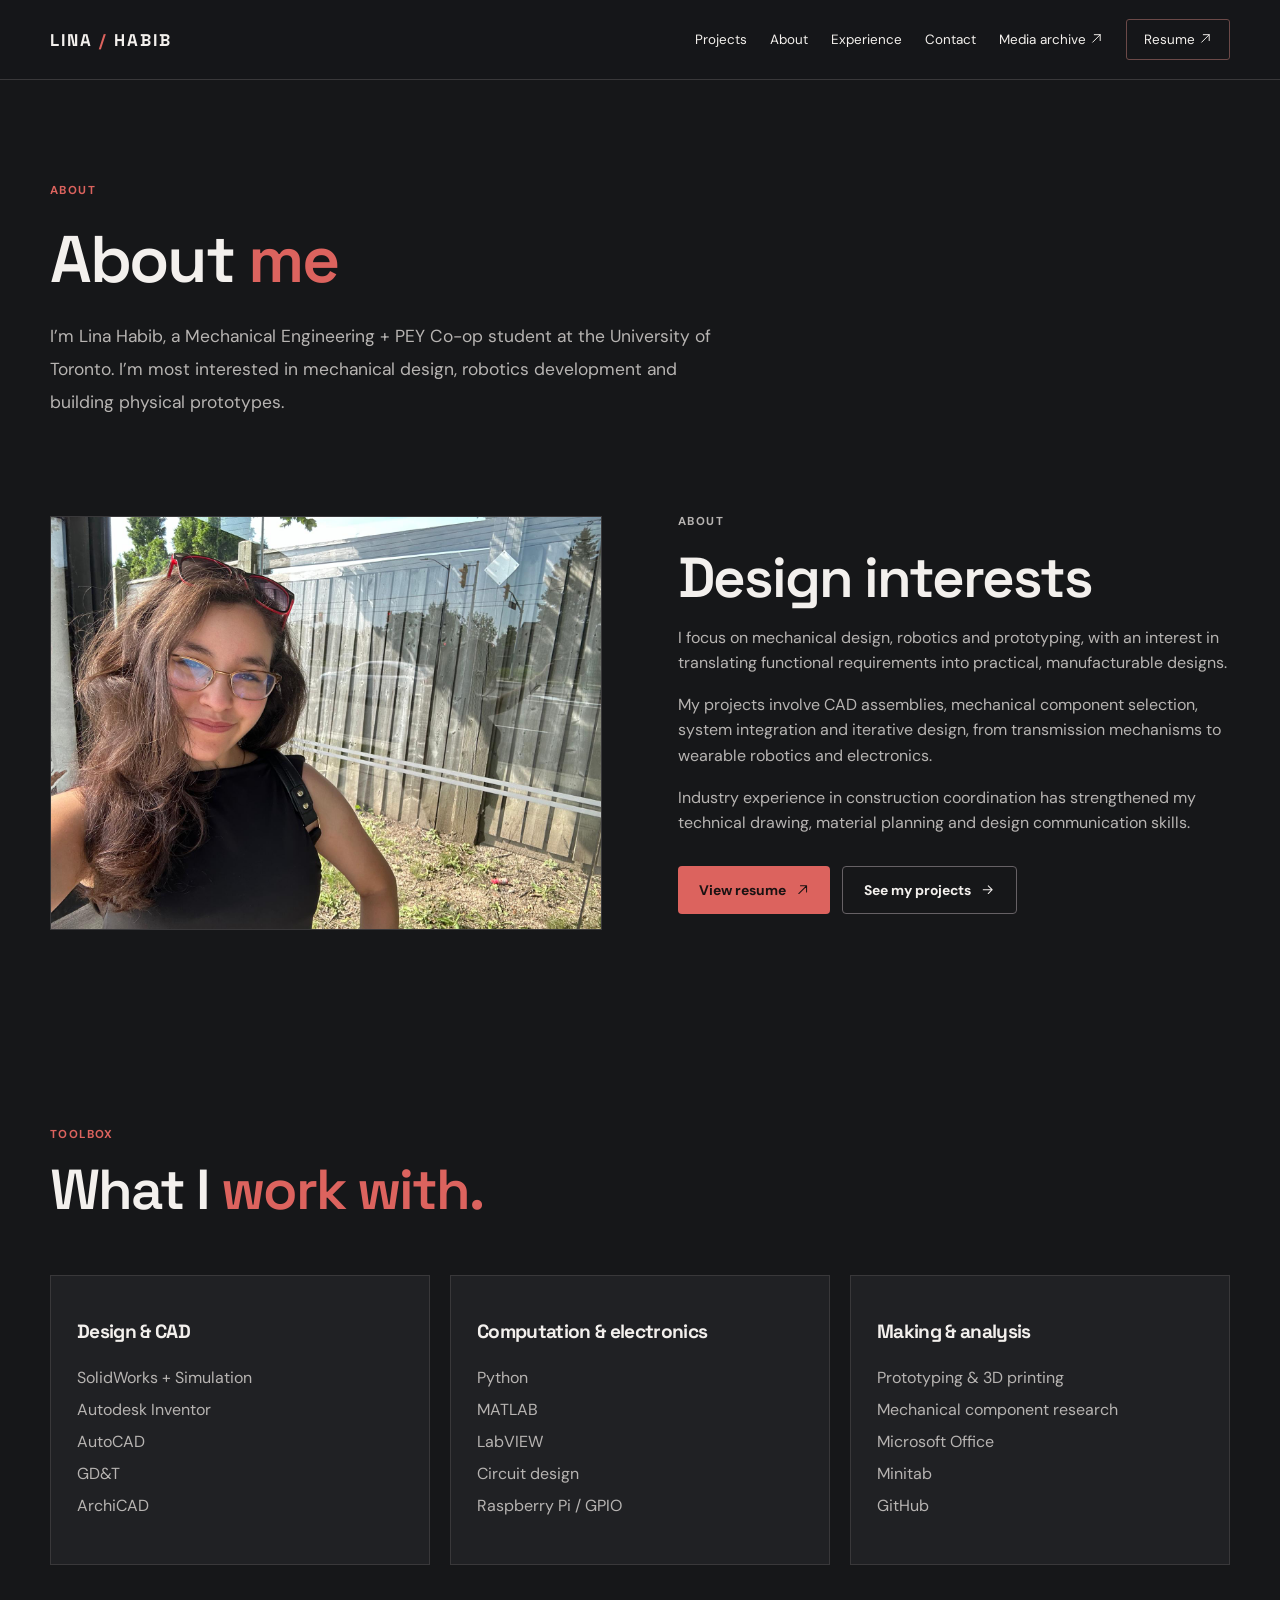
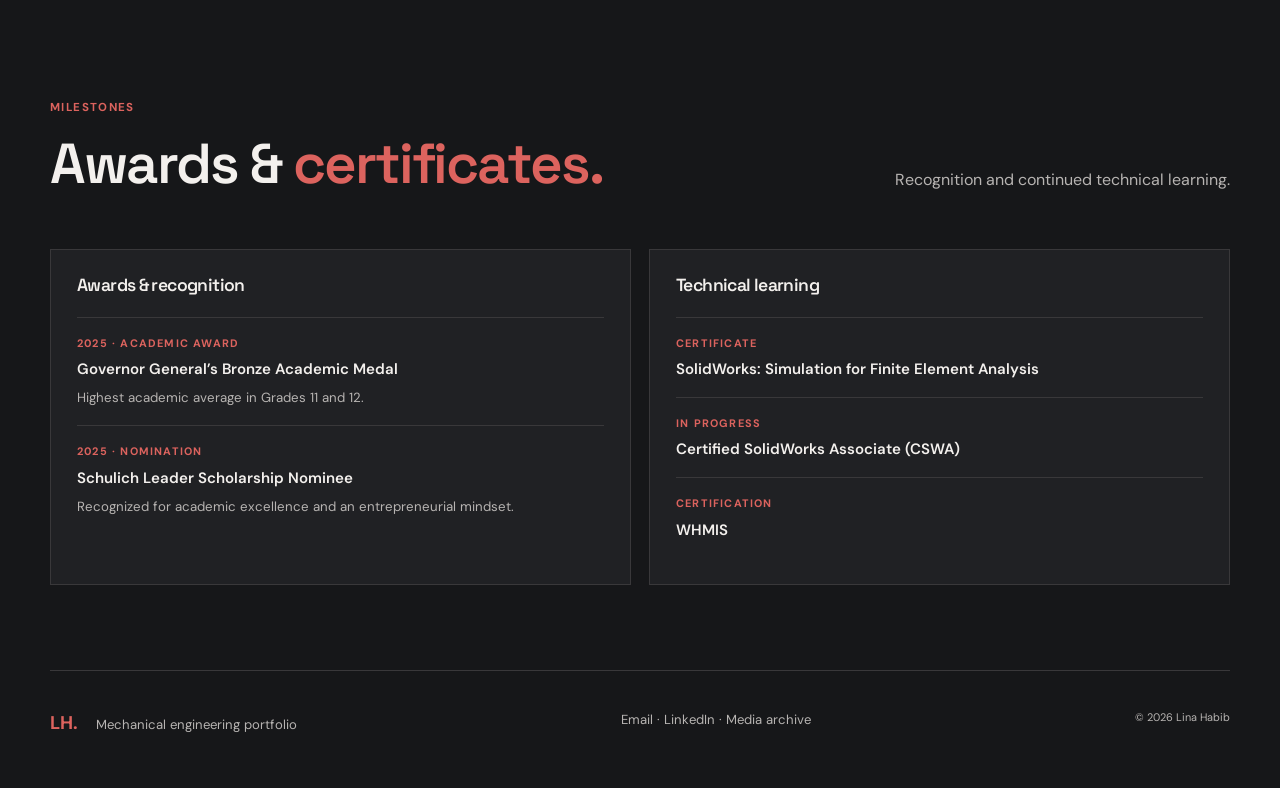
<file: about.html>
<!DOCTYPE html>

<html lang="en"><head><meta charset="utf-8"/><meta content="width=device-width,initial-scale=1" name="viewport"/><meta content="#171719" name="theme-color"/><meta content="Engineering project portfolio" name="description"/><title>About | Lina Habib</title><link href="styles.css" rel="stylesheet"/></head><body><header class="header"><div class="wrap nav"><a class="logo" href="index.html">LINA<span> / </span>HABIB</a><button aria-expanded="false" aria-label="Toggle navigation" class="hamburger"><svg class="ui-vector-icon" aria-hidden="true" viewBox="0 0 24 24" xmlns="http://www.w3.org/2000/svg" fill="none" stroke="currentColor" stroke-width="1.8" stroke-linecap="round" stroke-linejoin="round"><path d="M4 6h16M4 12h16M4 18h16"/></svg></button><nav class="links"><a href="index.html#work">Projects</a><a href="about.html">About</a><a href="experience.html">Experience</a><a href="index.html#contact">Contact</a><a href="https://drive.google.com/drive/folders/1hAFGOStIBQBQbwAw6SGD_eBkI6TV8yjy?usp=sharing" rel="noopener" target="_blank">Media archive <svg class="ui-vector-icon" aria-hidden="true" viewBox="0 0 24 24" xmlns="http://www.w3.org/2000/svg" fill="none" stroke="currentColor" stroke-width="1.8" stroke-linecap="round" stroke-linejoin="round"><path d="M5 19 19 5M8 5h11v11"/></svg></a><a class="nav-resume" href="assets/Lina_Habib_Resume.pdf" rel="noopener" target="_blank">Resume <svg class="ui-vector-icon" aria-hidden="true" viewBox="0 0 24 24" xmlns="http://www.w3.org/2000/svg" fill="none" stroke="currentColor" stroke-width="1.8" stroke-linecap="round" stroke-linejoin="round"><path d="M5 19 19 5M8 5h11v11"/></svg></a></nav></div></header><main id="main"><section class="wrap interior-hero"><p class="eyebrow">ABOUT</p><h1>About <em>me</em></h1><p class="lead">I’m Lina Habib, a Mechanical Engineering + PEY Co-op student at the University of Toronto. I’m most interested in mechanical design, robotics development and building physical prototypes.</p></section><section class="wrap split-block"><div class="portrait-art"><img alt="Lina Habib outdoors" src="assets/about-portrait.jpg"/></div><div class="prose"><p class="eyebrow">ABOUT</p><h2>Design interests</h2><p>I focus on mechanical design, robotics and prototyping, with an interest in translating functional requirements into practical, manufacturable designs.</p><p>My projects involve CAD assemblies, mechanical component selection, system integration and iterative design, from transmission mechanisms to wearable robotics and electronics.</p><p>Industry experience in construction coordination has strengthened my technical drawing, material planning and design communication skills.</p><div class="actions"><a class="button primary" href="assets/Lina_Habib_Resume.pdf" rel="noopener" target="_blank">View resume <svg class="ui-vector-icon" aria-hidden="true" viewBox="0 0 24 24" xmlns="http://www.w3.org/2000/svg" fill="none" stroke="currentColor" stroke-width="1.8" stroke-linecap="round" stroke-linejoin="round"><path d="M5 19 19 5M8 5h11v11"/></svg></a><a class="button outline" href="index.html#work">See my projects <svg class="ui-vector-icon" aria-hidden="true" viewBox="0 0 24 24" xmlns="http://www.w3.org/2000/svg" fill="none" stroke="currentColor" stroke-width="1.8" stroke-linecap="round" stroke-linejoin="round"><path d="M4 12h16m-7-7 7 7-7 7"/></svg></a></div></div></section><section class="section wrap"><div class="section-heading"><div><p class="eyebrow">TOOLBOX</p><h2>What I <em>work with.</em></h2></div></div><div class="skills-columns"><div><h3>Design &amp; CAD</h3><p>SolidWorks + Simulation<br/>Autodesk Inventor<br/>AutoCAD<br/>GD&amp;T<br/>ArchiCAD</p></div><div><h3>Computation &amp; electronics</h3><p>Python<br/>MATLAB<br/>LabVIEW<br/>Circuit design<br/>Raspberry Pi / GPIO</p></div><div><h3>Making &amp; analysis</h3><p>Prototyping &amp; 3D printing<br/>Mechanical component research<br/>Microsoft Office<br/>Minitab<br/>GitHub</p></div></div></section><section aria-labelledby="recognition-title" class="section wrap recognition-section"><div class="section-heading"><div><p class="eyebrow">MILESTONES</p><h2 id="recognition-title">Awards &amp; <em>certificates.</em></h2></div><p>Recognition and continued technical learning.</p></div><div class="recognition-grid"><div class="recognition-panel"><h3>Awards &amp; recognition</h3><div class="recognition-entry"><span class="recognition-meta">2025 · ACADEMIC AWARD</span><strong>Governor General’s Bronze Academic Medal</strong><p>Highest academic average in Grades 11 and 12.</p></div><div class="recognition-entry"><span class="recognition-meta">2025 · NOMINATION</span><strong>Schulich Leader Scholarship Nominee</strong><p>Recognized for academic excellence and an entrepreneurial mindset.</p></div></div><div class="recognition-panel"><h3>Technical learning</h3><div class="recognition-entry"><span class="recognition-meta">CERTIFICATE</span><strong>SolidWorks: Simulation for Finite Element Analysis</strong></div><div class="recognition-entry"><span class="recognition-meta">IN PROGRESS</span><strong>Certified SolidWorks Associate (CSWA)</strong></div><div class="recognition-entry"><span class="recognition-meta">CERTIFICATION</span><strong>WHMIS</strong></div></div></div></section></main><footer class="footer wrap"><div><b>LH.</b> <span>Mechanical engineering portfolio</span></div><div><a href="mailto:lina.habib@mail.utoronto.ca">Email</a> · <a href="https://www.linkedin.com/in/linahabib9" rel="noopener" target="_blank">LinkedIn</a> · <a href="https://drive.google.com/drive/folders/1hAFGOStIBQBQbwAw6SGD_eBkI6TV8yjy?usp=sharing" rel="noopener" target="_blank">Media archive</a></div><small>© 2026 Lina Habib</small></footer><script defer="" src="script.js"></script></body></html>
</file>
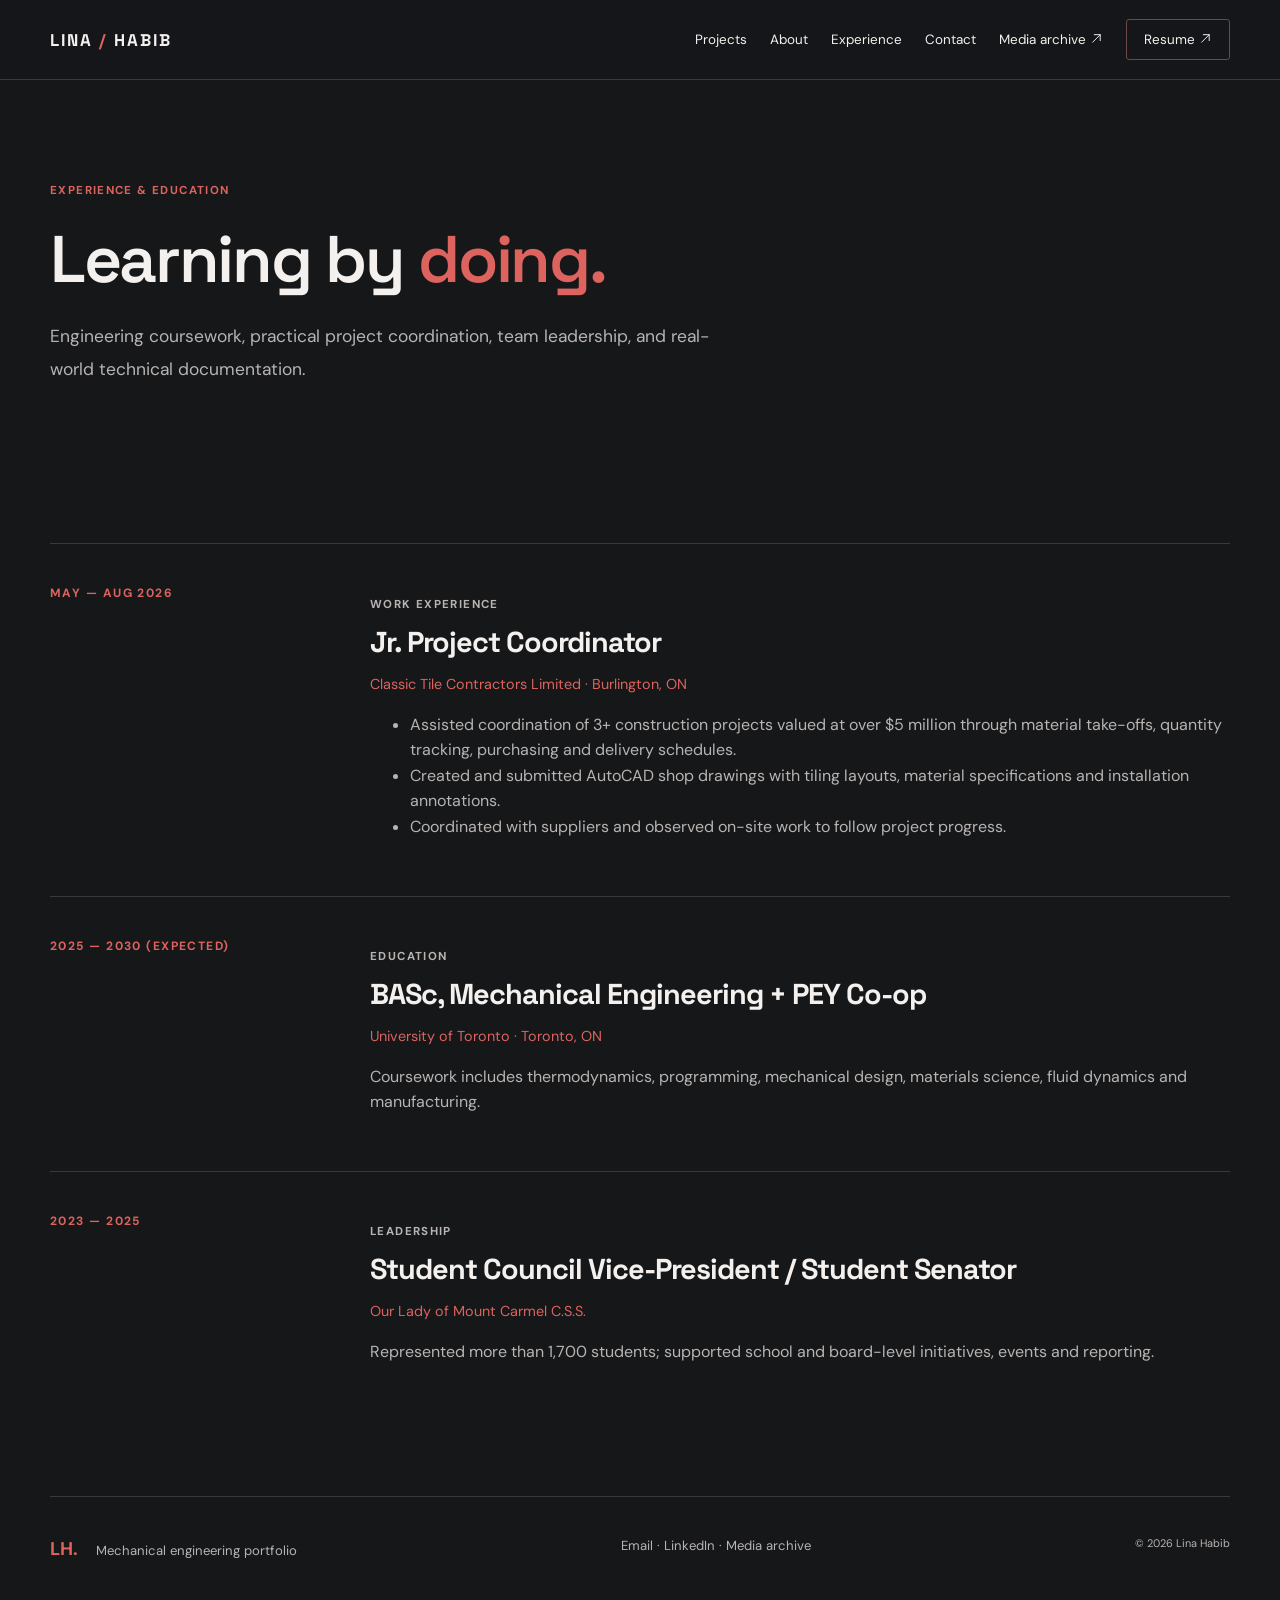
<file: experience.html>
<!DOCTYPE html>
<html lang="en"><head><meta charset="utf-8"/><meta content="width=device-width,initial-scale=1" name="viewport"/><meta content="#171719" name="theme-color"/><meta content="Engineering project portfolio" name="description"/><title>Experience | Lina Habib</title><link href="styles.css" rel="stylesheet"/></head><body><header class="header"><div class="wrap nav"><a class="logo" href="index.html">LINA<span> / </span>HABIB</a><button aria-expanded="false" aria-label="Toggle navigation" class="hamburger"><svg class="ui-vector-icon" aria-hidden="true" viewBox="0 0 24 24" xmlns="http://www.w3.org/2000/svg" fill="none" stroke="currentColor" stroke-width="1.8" stroke-linecap="round" stroke-linejoin="round"><path d="M4 6h16M4 12h16M4 18h16"/></svg></button><nav class="links"><a href="index.html#work">Projects</a><a href="about.html">About</a><a href="experience.html">Experience</a><a href="index.html#contact">Contact</a><a href="https://drive.google.com/drive/folders/1hAFGOStIBQBQbwAw6SGD_eBkI6TV8yjy?usp=sharing" rel="noopener" target="_blank">Media archive <svg class="ui-vector-icon" aria-hidden="true" viewBox="0 0 24 24" xmlns="http://www.w3.org/2000/svg" fill="none" stroke="currentColor" stroke-width="1.8" stroke-linecap="round" stroke-linejoin="round"><path d="M5 19 19 5M8 5h11v11"/></svg></a><a class="nav-resume" href="assets/Lina_Habib_Resume.pdf" rel="noopener" target="_blank">Resume <svg class="ui-vector-icon" aria-hidden="true" viewBox="0 0 24 24" xmlns="http://www.w3.org/2000/svg" fill="none" stroke="currentColor" stroke-width="1.8" stroke-linecap="round" stroke-linejoin="round"><path d="M5 19 19 5M8 5h11v11"/></svg></a></nav></div></header><main id="main"><section class="wrap interior-hero"><p class="eyebrow">EXPERIENCE &amp; EDUCATION</p><h1>Learning by <em>doing.</em></h1><p class="lead">Engineering coursework, practical project coordination, team leadership, and real-world technical documentation.</p></section><section class="section wrap timeline"><article><div class="timeline-date">MAY — AUG 2026</div><div><p class="eyebrow">WORK EXPERIENCE</p><h2>Jr. Project Coordinator</h2><p class="role-meta">Classic Tile Contractors Limited · Burlington, ON</p><ul><li>Assisted coordination of 3+ construction projects valued at over $5 million through material take-offs, quantity tracking, purchasing and delivery schedules.</li><li>Created and submitted AutoCAD shop drawings with tiling layouts, material specifications and installation annotations.</li><li>Coordinated with suppliers and observed on-site work to follow project progress.</li></ul></div></article><article><div class="timeline-date">2025 — 2030 (EXPECTED)</div><div><p class="eyebrow">EDUCATION</p><h2>BASc, Mechanical Engineering + PEY Co-op</h2><p class="role-meta">University of Toronto · Toronto, ON</p><p>Coursework includes thermodynamics, programming, mechanical design, materials science, fluid dynamics and manufacturing.</p></div></article><article><div class="timeline-date">2023 — 2025</div><div><p class="eyebrow">LEADERSHIP</p><h2>Student Council Vice-President / Student Senator</h2><p class="role-meta">Our Lady of Mount Carmel C.S.S.</p><p>Represented more than 1,700 students; supported school and board-level initiatives, events and reporting.</p></div></article></section></main><footer class="footer wrap"><div><b>LH.</b> <span>Mechanical engineering portfolio</span></div><div><a href="mailto:lina.habib@mail.utoronto.ca">Email</a> · <a href="https://www.linkedin.com/in/linahabib9" rel="noopener" target="_blank">LinkedIn</a> · <a href="https://drive.google.com/drive/folders/1hAFGOStIBQBQbwAw6SGD_eBkI6TV8yjy?usp=sharing" rel="noopener" target="_blank">Media archive</a></div><small>© 2026 Lina Habib</small></footer><script defer="" src="script.js"></script></body></html>
</file>
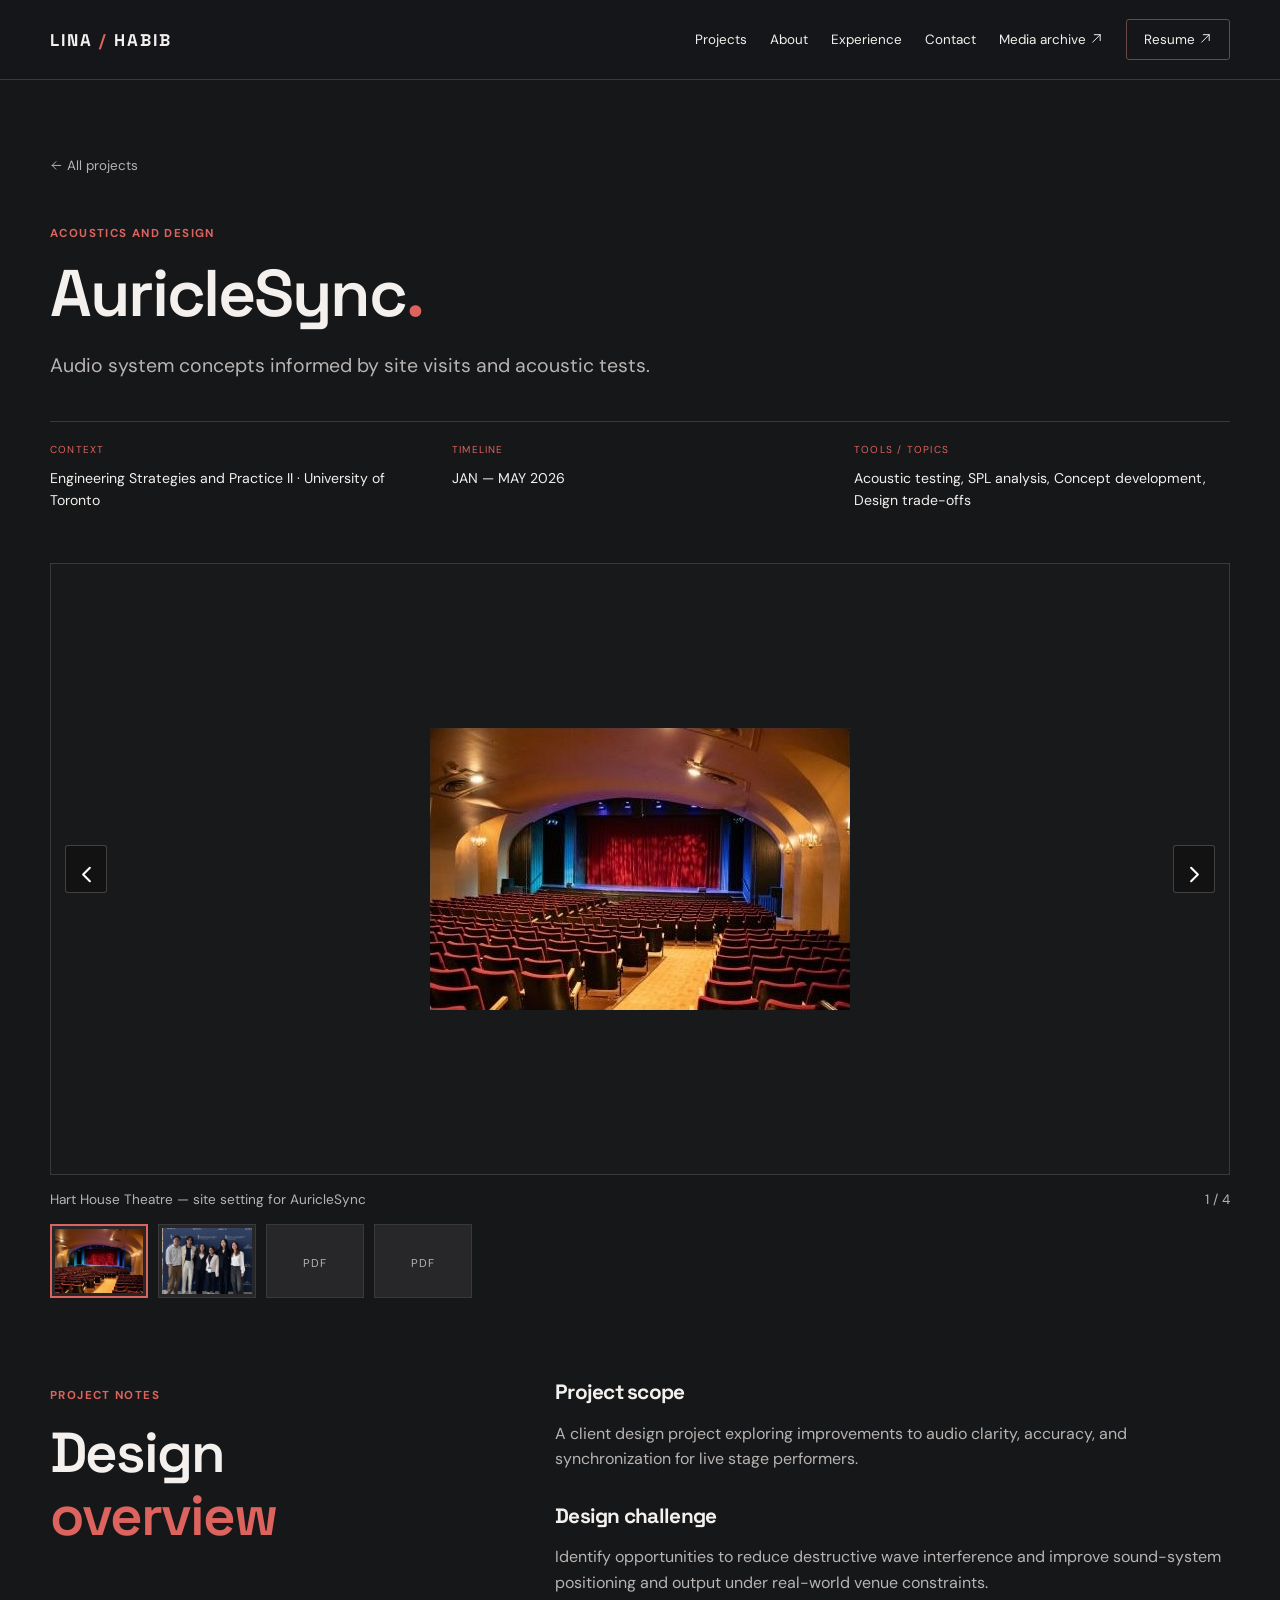
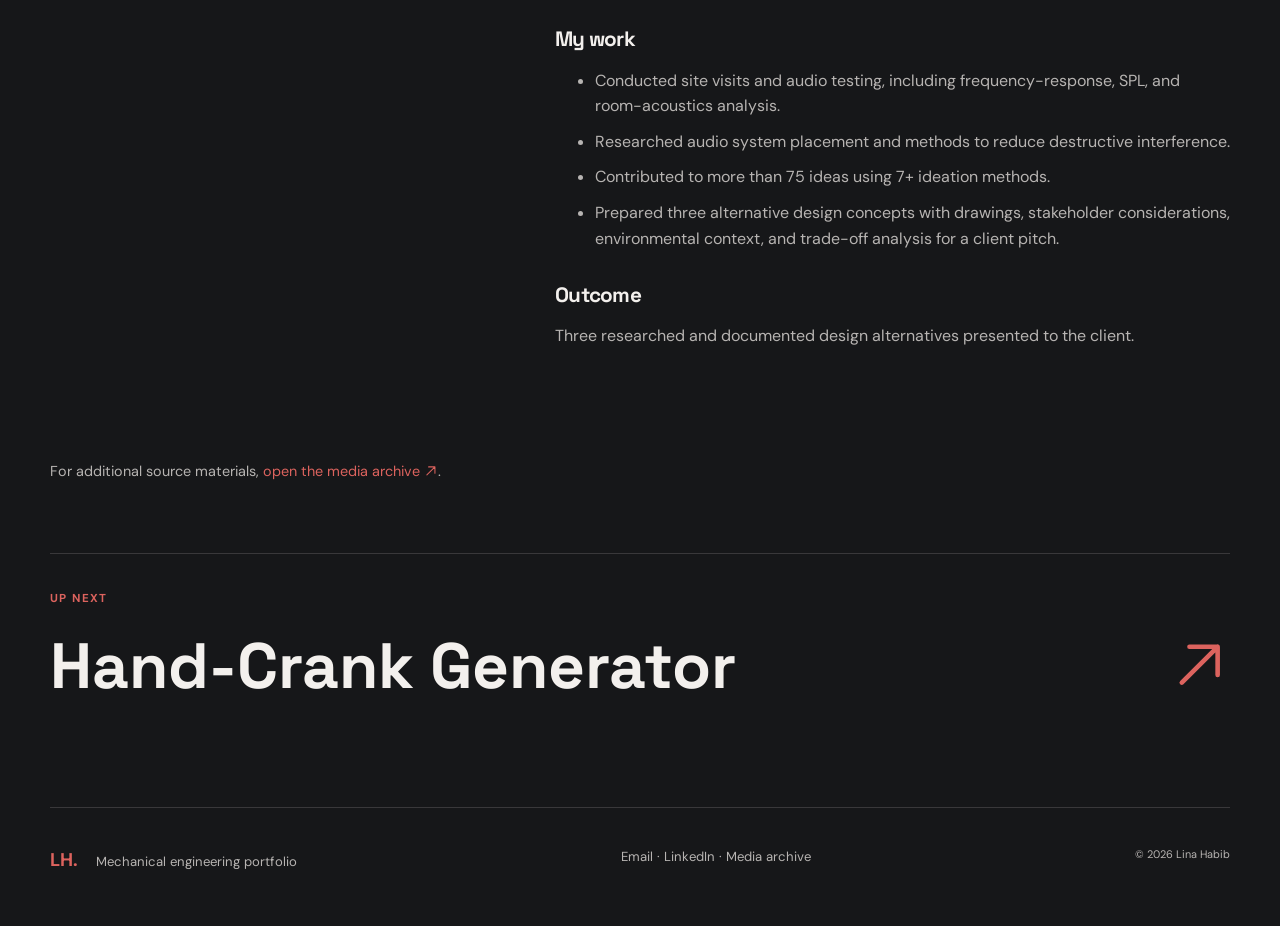
<file: projects/auriclesync.html>
<!DOCTYPE html>

<html lang="en"><head><meta charset="utf-8"/><meta content="width=device-width,initial-scale=1" name="viewport"/><meta content="#171719" name="theme-color"/><meta content="A client design project exploring improvements to audio clarity, accuracy, and synchronization for live stage performers." name="description"/><title>AuricleSync | Lina Habib</title><link href="../styles.css" rel="stylesheet"/></head><body><header class="header"><div class="wrap nav"><a class="logo" href="../index.html">LINA<span> / </span>HABIB</a><button aria-expanded="false" aria-label="Toggle navigation" class="hamburger"><svg class="ui-vector-icon" aria-hidden="true" viewBox="0 0 24 24" xmlns="http://www.w3.org/2000/svg" fill="none" stroke="currentColor" stroke-width="1.8" stroke-linecap="round" stroke-linejoin="round"><path d="M4 6h16M4 12h16M4 18h16"/></svg></button><nav class="links"><a href="../index.html#work">Projects</a><a href="../about.html">About</a><a href="../experience.html">Experience</a><a href="../index.html#contact">Contact</a><a href="https://drive.google.com/drive/folders/1hAFGOStIBQBQbwAw6SGD_eBkI6TV8yjy?usp=sharing" rel="noopener" target="_blank">Media archive <svg class="ui-vector-icon" aria-hidden="true" viewBox="0 0 24 24" xmlns="http://www.w3.org/2000/svg" fill="none" stroke="currentColor" stroke-width="1.8" stroke-linecap="round" stroke-linejoin="round"><path d="M5 19 19 5M8 5h11v11"/></svg></a><a class="nav-resume" href="../assets/Lina_Habib_Resume.pdf" rel="noopener" target="_blank">Resume <svg class="ui-vector-icon" aria-hidden="true" viewBox="0 0 24 24" xmlns="http://www.w3.org/2000/svg" fill="none" stroke="currentColor" stroke-width="1.8" stroke-linecap="round" stroke-linejoin="round"><path d="M5 19 19 5M8 5h11v11"/></svg></a></nav></div></header><main id="main"><section class="project-hero wrap"><a class="back" href="../index.html#work"><svg class="ui-vector-icon" aria-hidden="true" viewBox="0 0 24 24" xmlns="http://www.w3.org/2000/svg" fill="none" stroke="currentColor" stroke-width="1.8" stroke-linecap="round" stroke-linejoin="round"><path d="M20 12H4m7 7-7-7 7-7"/></svg> All projects</a><div class="eyebrow">ACOUSTICS AND DESIGN</div><h1>AuricleSync<span class="punct">.</span></h1><p class="project-subtitle">Audio system concepts informed by site visits and acoustic tests.</p><div class="project-meta"><div><label>CONTEXT</label><span>Engineering Strategies and Practice II · University of Toronto</span></div><div><label>TIMELINE</label><span>JAN — MAY 2026</span></div><div><label>TOOLS / TOPICS</label><span>Acoustic testing, SPL analysis, Concept development, Design trade-offs</span></div></div></section><section aria-label="AuricleSync gallery" class="wrap project-gallery" data-gallery="auriclesync"><div class="gallery-stage"><div aria-live="polite" class="gallery-view"><div class="gallery-intro"><span>PROJECT MEDIA</span><strong>AuricleSync</strong><p>Add images, PDFs or videos to the project media list. Your work will display here.</p></div></div><button aria-label="Previous media" class="gallery-prev" type="button"><svg class="ui-vector-icon" aria-hidden="true" viewBox="0 0 24 24" xmlns="http://www.w3.org/2000/svg" fill="none" stroke="currentColor" stroke-width="1.8" stroke-linecap="round" stroke-linejoin="round"><path d="m15 18-6-6 6-6"/></svg></button><button aria-label="Next media" class="gallery-next" type="button"><svg class="ui-vector-icon" aria-hidden="true" viewBox="0 0 24 24" xmlns="http://www.w3.org/2000/svg" fill="none" stroke="currentColor" stroke-width="1.8" stroke-linecap="round" stroke-linejoin="round"><path d="m9 18 6-6-6-6"/></svg></button></div><div class="gallery-toolbar"><span class="gallery-caption">Project media</span><span class="gallery-counter">0 / 0</span></div><div aria-label="Choose media" class="gallery-thumbnails"></div></section><section class="wrap project-body"><div class="body-title"><span class="eyebrow">PROJECT NOTES</span><h2>Design <em>overview</em></h2></div><div class="body-copy"><h3>Project scope</h3><p>A client design project exploring improvements to audio clarity, accuracy, and synchronization for live stage performers.</p><h3>Design challenge</h3><p>Identify opportunities to reduce destructive wave interference and improve sound-system positioning and output under real-world venue constraints.</p><h3>My work</h3><ul><li>Conducted site visits and audio testing, including frequency-response, SPL, and room-acoustics analysis.</li><li>Researched audio system placement and methods to reduce destructive interference.</li><li>Contributed to more than 75 ideas using 7+ ideation methods.</li><li>Prepared three alternative design concepts with drawings, stakeholder considerations, environmental context, and trade-off analysis for a client pitch.</li></ul><h3>Outcome</h3><p>Three researched and documented design alternatives presented to the client.</p></div></section><section class="wrap media-footnote"><p>For additional source materials, <a href="https://drive.google.com/drive/folders/1hAFGOStIBQBQbwAw6SGD_eBkI6TV8yjy?usp=sharing" rel="noopener" target="_blank">open the media archive <svg class="ui-vector-icon" aria-hidden="true" viewBox="0 0 24 24" xmlns="http://www.w3.org/2000/svg" fill="none" stroke="currentColor" stroke-width="1.8" stroke-linecap="round" stroke-linejoin="round"><path d="M5 19 19 5M8 5h11v11"/></svg></a>.</p></section><section class="wrap next-project"><span class="eyebrow">UP NEXT</span><a href="hand-crank-generator.html">Hand-Crank Generator<span><svg class="ui-vector-icon" aria-hidden="true" viewBox="0 0 24 24" xmlns="http://www.w3.org/2000/svg" fill="none" stroke="currentColor" stroke-width="1.8" stroke-linecap="round" stroke-linejoin="round"><path d="M5 19 19 5M8 5h11v11"/></svg></span></a></section></main><footer class="footer wrap"><div><b>LH.</b> <span>Mechanical engineering portfolio</span></div><div><a href="mailto:lina.habib@mail.utoronto.ca">Email</a> · <a href="https://www.linkedin.com/in/linahabib9" rel="noopener" target="_blank">LinkedIn</a> · <a href="https://drive.google.com/drive/folders/1hAFGOStIBQBQbwAw6SGD_eBkI6TV8yjy?usp=sharing" rel="noopener" target="_blank">Media archive</a></div><small>© 2026 Lina Habib</small></footer><script defer="" src="../script.js"></script><script id="embedded-project-media" type="application/json">{"items": [{"type": "image", "src": "hart-house-theatre.jpg", "caption": "Hart House Theatre — site setting for AuricleSync"}, {"type": "image", "src": "group-photo.jpg", "caption": "AuricleSync team at the University of Toronto engineering showcase"}, {"type": "pdf", "src": "auriclesync-presentation.pdf", "caption": "Showcase presentation — full document"}, {"type": "pdf", "src": "auriclesync-design-specifications.pdf", "caption": "Conceptual design specifications — full document"}]}</script></body></html>
</file>
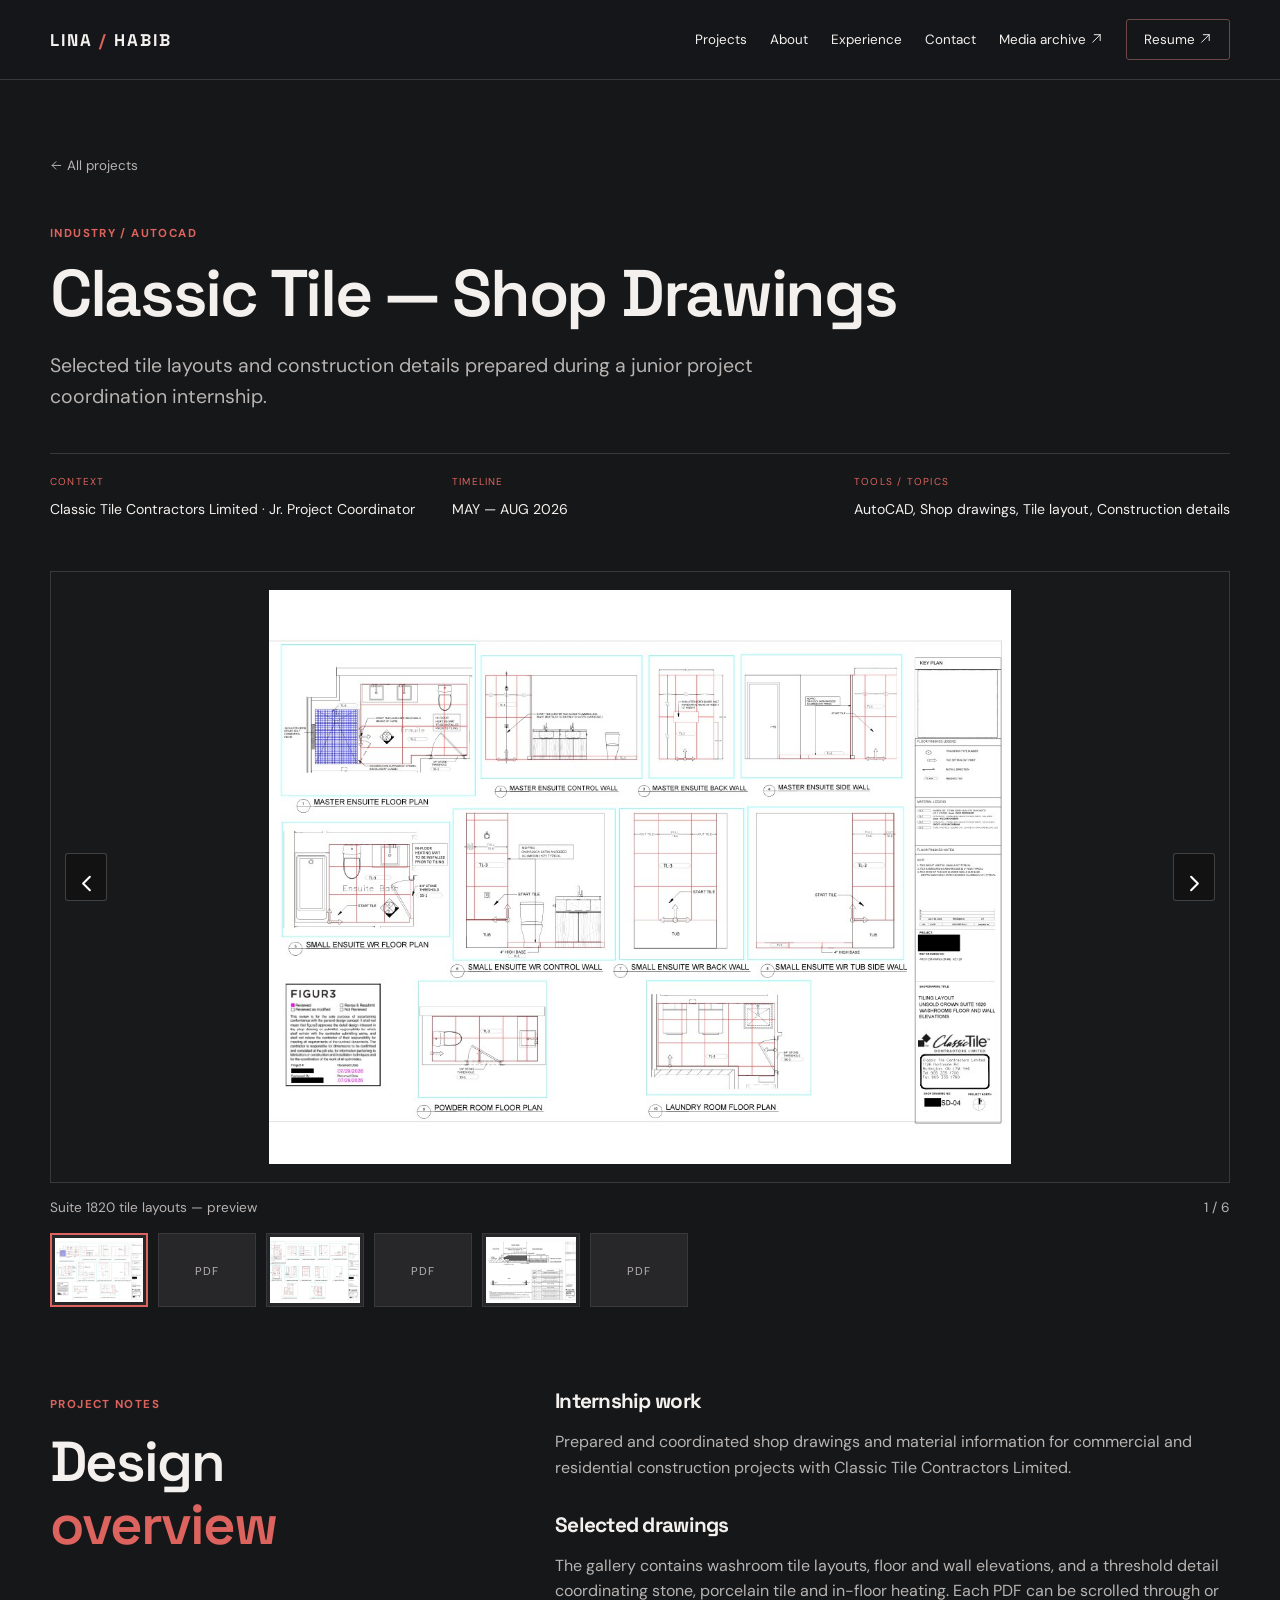
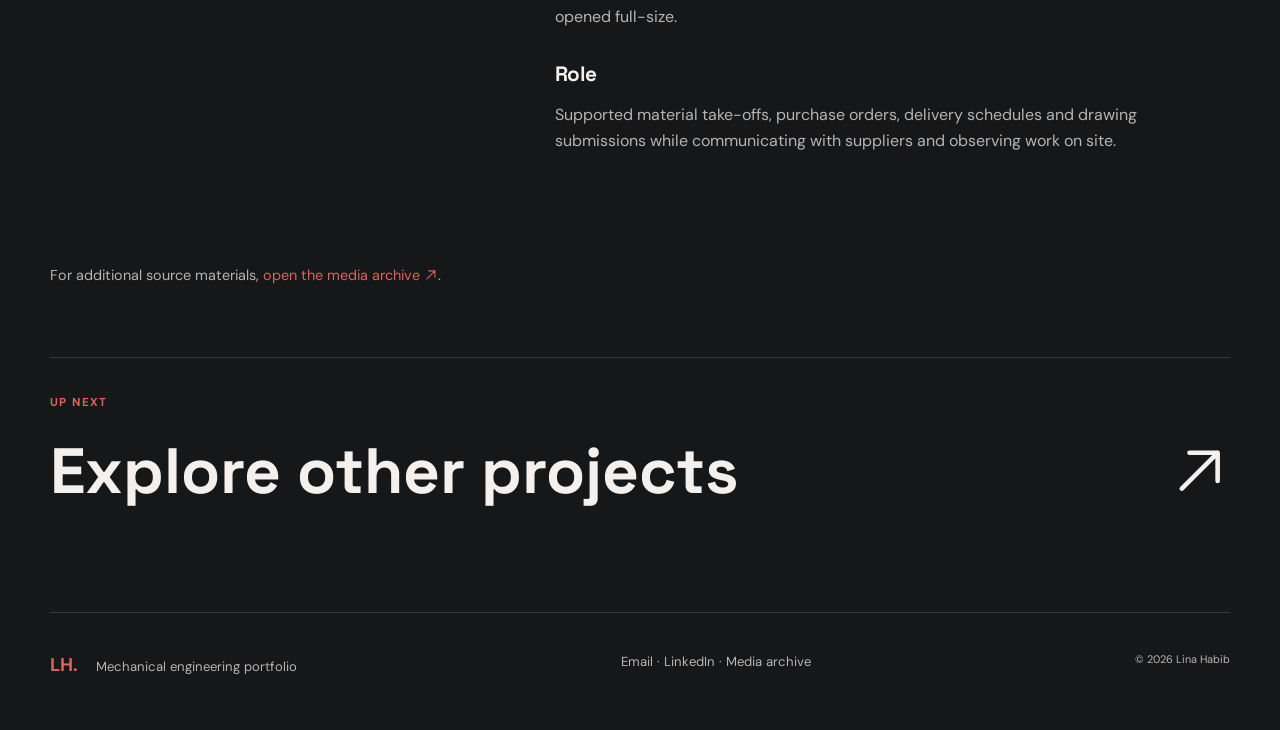
<file: projects/classic-tile.html>
<!DOCTYPE html>

<html lang="en"><head><meta charset="utf-8"/><meta content="width=device-width,initial-scale=1" name="viewport"/><meta content="#171719" name="theme-color"/><meta content="Selected tile layouts and construction details prepared during a junior project coordination internship." name="description"/><title>Classic Tile — Shop Drawings | Lina Habib</title><link href="../styles.css" rel="stylesheet"/></head><body><header class="header"><div class="wrap nav"><a class="logo" href="../index.html">LINA<span> / </span>HABIB</a><button aria-expanded="false" aria-label="Toggle navigation" class="hamburger"><svg class="ui-vector-icon" aria-hidden="true" viewBox="0 0 24 24" xmlns="http://www.w3.org/2000/svg" fill="none" stroke="currentColor" stroke-width="1.8" stroke-linecap="round" stroke-linejoin="round"><path d="M4 6h16M4 12h16M4 18h16"/></svg></button><nav class="links"><a href="../index.html#work">Projects</a><a href="../about.html">About</a><a href="../experience.html">Experience</a><a href="../index.html#contact">Contact</a><a href="https://drive.google.com/drive/folders/1hAFGOStIBQBQbwAw6SGD_eBkI6TV8yjy?usp=sharing" rel="noopener" target="_blank">Media archive <svg class="ui-vector-icon" aria-hidden="true" viewBox="0 0 24 24" xmlns="http://www.w3.org/2000/svg" fill="none" stroke="currentColor" stroke-width="1.8" stroke-linecap="round" stroke-linejoin="round"><path d="M5 19 19 5M8 5h11v11"/></svg></a><a class="nav-resume" href="../assets/Lina_Habib_Resume.pdf" rel="noopener" target="_blank">Resume <svg class="ui-vector-icon" aria-hidden="true" viewBox="0 0 24 24" xmlns="http://www.w3.org/2000/svg" fill="none" stroke="currentColor" stroke-width="1.8" stroke-linecap="round" stroke-linejoin="round"><path d="M5 19 19 5M8 5h11v11"/></svg></a></nav></div></header><main id="main"><section class="project-hero wrap"><a class="back" href="../index.html#work"><svg class="ui-vector-icon" aria-hidden="true" viewBox="0 0 24 24" xmlns="http://www.w3.org/2000/svg" fill="none" stroke="currentColor" stroke-width="1.8" stroke-linecap="round" stroke-linejoin="round"><path d="M20 12H4m7 7-7-7 7-7"/></svg> All projects</a><div class="eyebrow">INDUSTRY / AUTOCAD</div><h1>Classic Tile — Shop Drawings</h1><p class="project-subtitle">Selected tile layouts and construction details prepared during a junior project coordination internship.</p><div class="project-meta"><div><label>CONTEXT</label><span>Classic Tile Contractors Limited · Jr. Project Coordinator</span></div><div><label>TIMELINE</label><span>MAY — AUG 2026</span></div><div><label>TOOLS / TOPICS</label><span>AutoCAD, Shop drawings, Tile layout, Construction details</span></div></div></section><section aria-label="Classic Tile — Shop Drawings gallery" class="wrap project-gallery" data-gallery="classic-tile"><div class="gallery-stage"><div aria-live="polite" class="gallery-view"><div class="gallery-intro"><span>PROJECT MEDIA</span><strong>Classic Tile — Shop Drawings</strong><p>Add images, PDFs or videos to the project media list. Your work will display here.</p></div></div><button aria-label="Previous media" class="gallery-prev" type="button"><svg class="ui-vector-icon" aria-hidden="true" viewBox="0 0 24 24" xmlns="http://www.w3.org/2000/svg" fill="none" stroke="currentColor" stroke-width="1.8" stroke-linecap="round" stroke-linejoin="round"><path d="m15 18-6-6 6-6"/></svg></button><button aria-label="Next media" class="gallery-next" type="button"><svg class="ui-vector-icon" aria-hidden="true" viewBox="0 0 24 24" xmlns="http://www.w3.org/2000/svg" fill="none" stroke="currentColor" stroke-width="1.8" stroke-linecap="round" stroke-linejoin="round"><path d="m9 18 6-6-6-6"/></svg></button></div><div class="gallery-toolbar"><span class="gallery-caption">Project media</span><span class="gallery-counter">0 / 0</span></div><div aria-label="Choose media" class="gallery-thumbnails"></div></section><section class="wrap project-body"><div class="body-title"><span class="eyebrow">PROJECT NOTES</span><h2>Design <em>overview</em></h2></div><div class="body-copy"><h3>Internship work</h3><p>Prepared and coordinated shop drawings and material information for commercial and residential construction projects with Classic Tile Contractors Limited.</p><h3>Selected drawings</h3><p>The gallery contains washroom tile layouts, floor and wall elevations, and a threshold detail coordinating stone, porcelain tile and in-floor heating. Each PDF can be scrolled through or opened full-size.</p><h3>Role</h3><p>Supported material take-offs, purchase orders, delivery schedules and drawing submissions while communicating with suppliers and observing work on site.</p></div></section><section class="wrap media-footnote"><p>For additional source materials, <a href="https://drive.google.com/drive/folders/1hAFGOStIBQBQbwAw6SGD_eBkI6TV8yjy?usp=sharing" rel="noopener" target="_blank">open the media archive <svg class="ui-vector-icon" aria-hidden="true" viewBox="0 0 24 24" xmlns="http://www.w3.org/2000/svg" fill="none" stroke="currentColor" stroke-width="1.8" stroke-linecap="round" stroke-linejoin="round"><path d="M5 19 19 5M8 5h11v11"/></svg></a>.</p></section><section class="wrap next-project"><span class="eyebrow">UP NEXT</span><a href="../index.html#work">Explore other projects <svg class="ui-vector-icon" aria-hidden="true" viewBox="0 0 24 24" xmlns="http://www.w3.org/2000/svg" fill="none" stroke="currentColor" stroke-width="1.8" stroke-linecap="round" stroke-linejoin="round"><path d="M5 19 19 5M8 5h11v11"/></svg></a></section></main><footer class="footer wrap"><div><b>LH.</b> <span>Mechanical engineering portfolio</span></div><div><a href="mailto:lina.habib@mail.utoronto.ca">Email</a> · <a href="https://www.linkedin.com/in/linahabib9" rel="noopener" target="_blank">LinkedIn</a> · <a href="https://drive.google.com/drive/folders/1hAFGOStIBQBQbwAw6SGD_eBkI6TV8yjy?usp=sharing" rel="noopener" target="_blank">Media archive</a></div><small>© 2026 Lina Habib</small></footer><script defer="" src="../script.js"></script><script id="embedded-project-media" type="application/json">{
  "items": [
    {
      "type": "image",
      "src": "preview-1.jpg",
      "caption": "Suite 1820 tile layouts \u2014 preview"
    },
    {
      "type": "pdf",
      "src": "suite-1820-tile-layouts.pdf",
      "caption": "Suite 1820 tile layouts \u2014 scrollable document"
    },
    {
      "type": "image",
      "src": "preview-2.jpg",
      "caption": "Suite 1906 tile layouts \u2014 preview"
    },
    {
      "type": "pdf",
      "src": "suite-1906-tile-layouts.pdf",
      "caption": "Suite 1906 tile layouts \u2014 scrollable document"
    },
    {
      "type": "image",
      "src": "preview-3.jpg",
      "caption": "Crown Suites threshold and in-floor heating detail \u2014 preview"
    },
    {
      "type": "pdf",
      "src": "threshold-and-heating-detail.pdf",
      "caption": "Crown Suites threshold and in-floor heating detail \u2014 scrollable document"
    }
  ]
}</script></body></html>
</file>
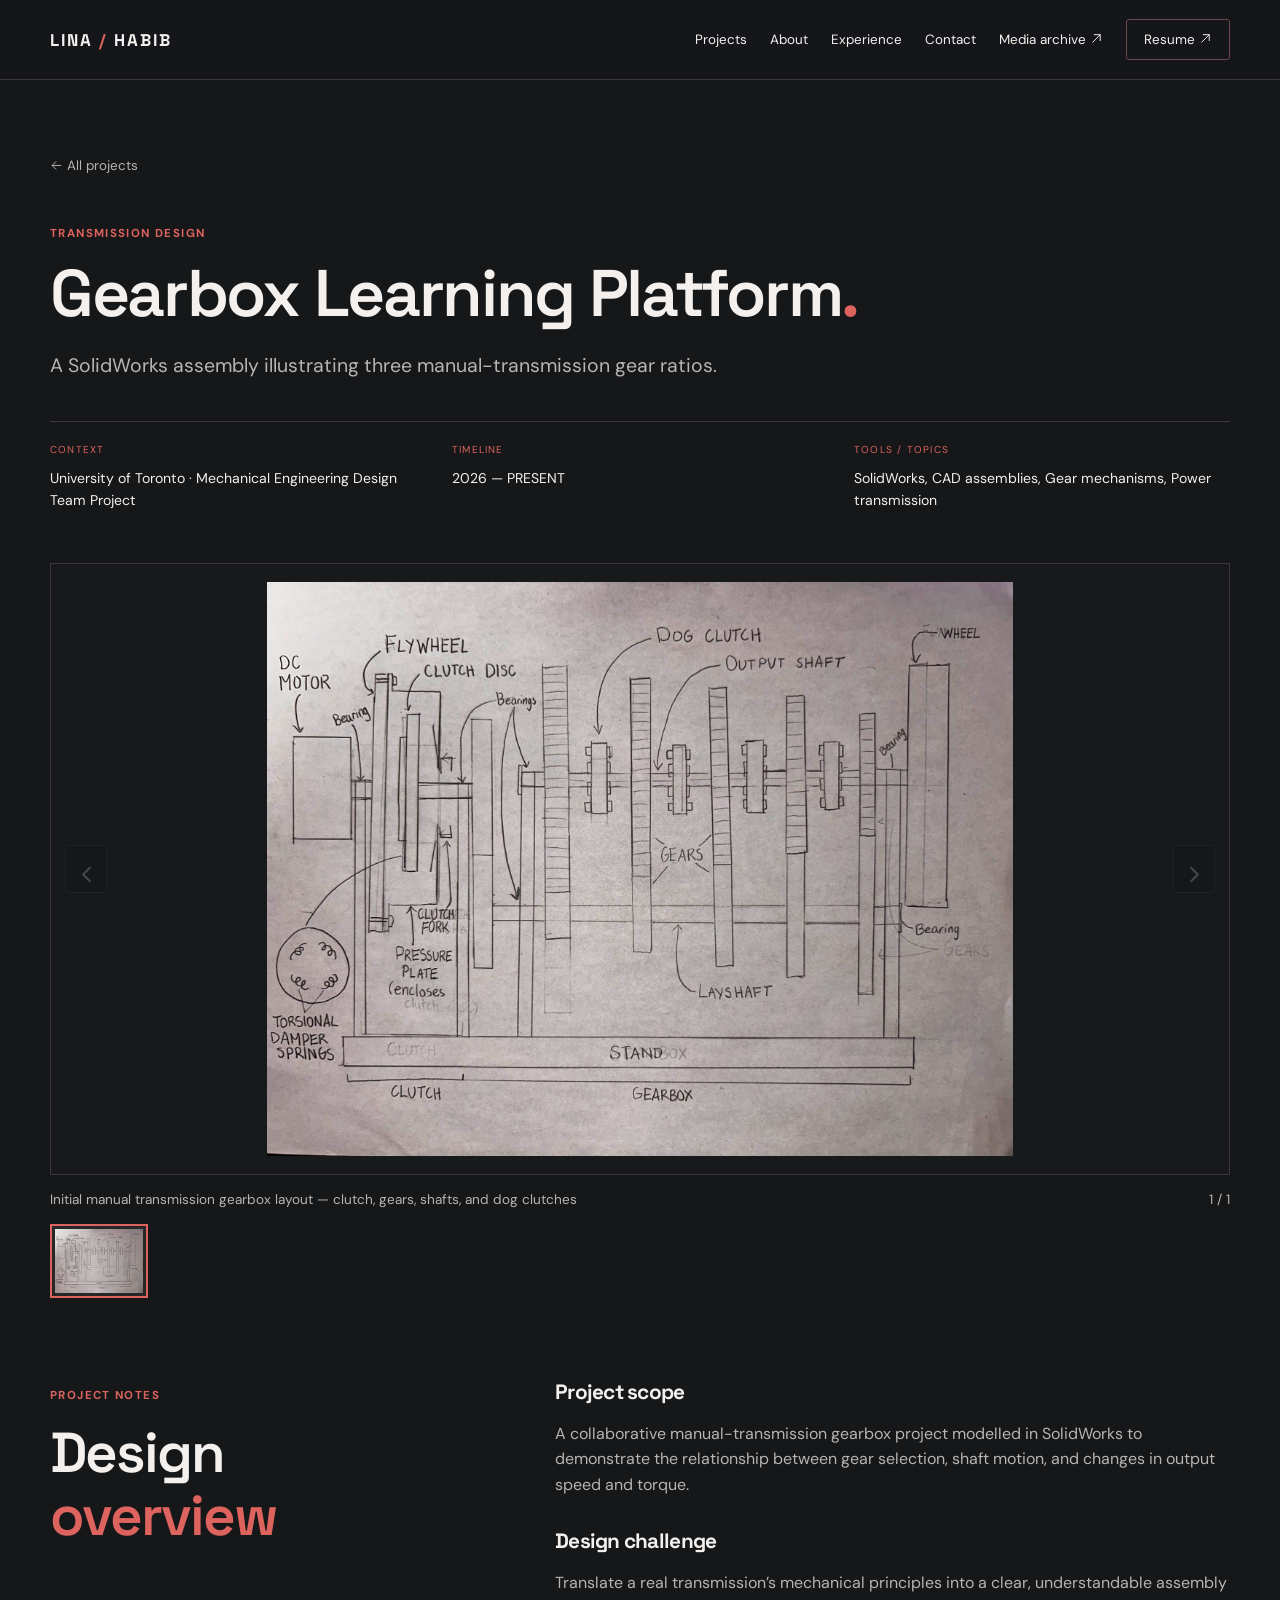
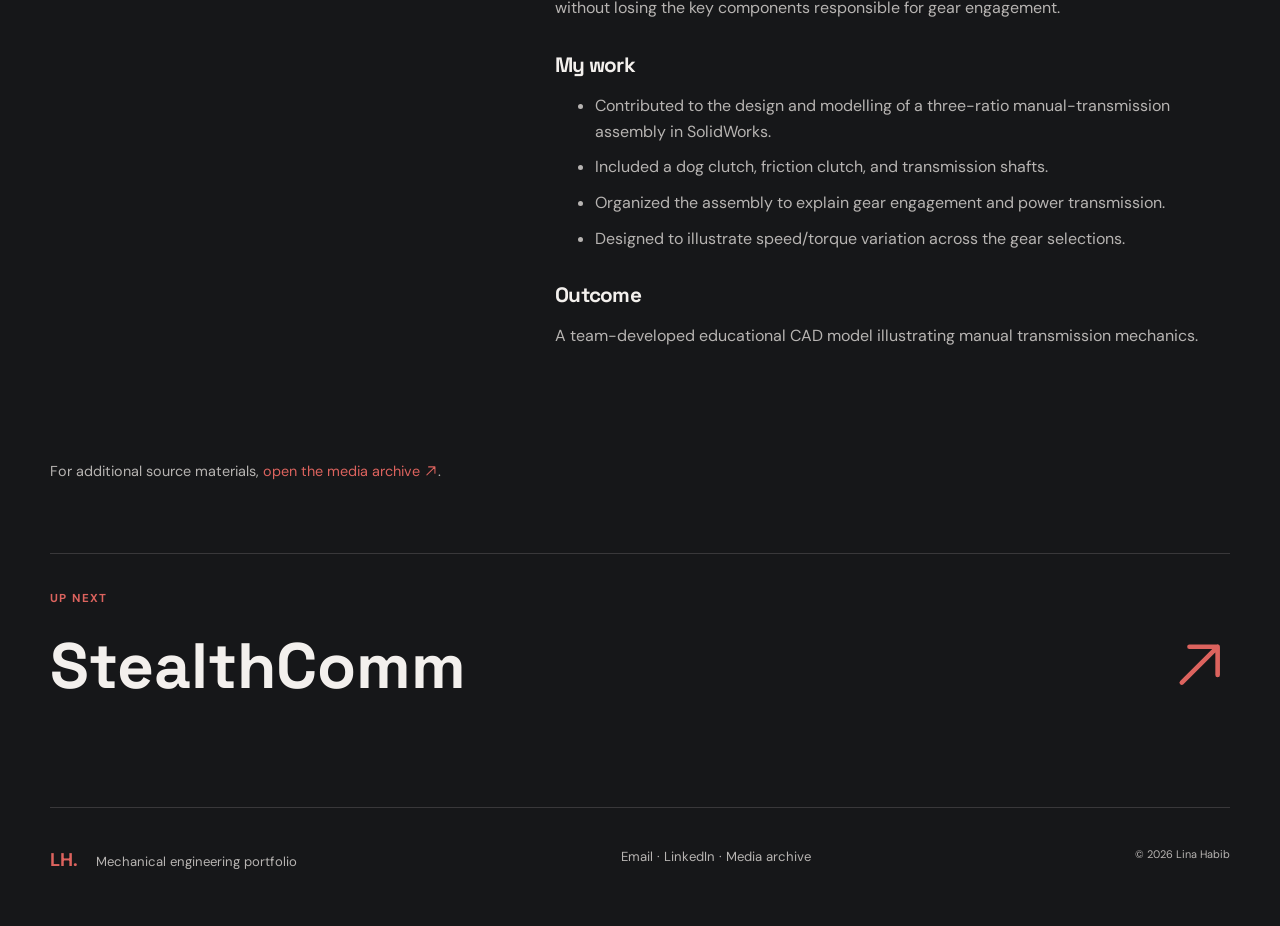
<file: projects/gearbox.html>
<!DOCTYPE html>

<html lang="en"><head><meta charset="utf-8"/><meta content="width=device-width,initial-scale=1" name="viewport"/><meta content="#171719" name="theme-color"/><meta content="A collaborative manual-transmission gearbox project modelled in SolidWorks to demonstrate the relationship between gear selection, shaft motion, and changes in output speed and torque." name="description"/><title>Gearbox Learning Platform | Lina Habib</title><link href="../styles.css" rel="stylesheet"/></head><body><header class="header"><div class="wrap nav"><a class="logo" href="../index.html">LINA<span> / </span>HABIB</a><button aria-expanded="false" aria-label="Toggle navigation" class="hamburger"><svg class="ui-vector-icon" aria-hidden="true" viewBox="0 0 24 24" xmlns="http://www.w3.org/2000/svg" fill="none" stroke="currentColor" stroke-width="1.8" stroke-linecap="round" stroke-linejoin="round"><path d="M4 6h16M4 12h16M4 18h16"/></svg></button><nav class="links"><a href="../index.html#work">Projects</a><a href="../about.html">About</a><a href="../experience.html">Experience</a><a href="../index.html#contact">Contact</a><a href="https://drive.google.com/drive/folders/1hAFGOStIBQBQbwAw6SGD_eBkI6TV8yjy?usp=sharing" rel="noopener" target="_blank">Media archive <svg class="ui-vector-icon" aria-hidden="true" viewBox="0 0 24 24" xmlns="http://www.w3.org/2000/svg" fill="none" stroke="currentColor" stroke-width="1.8" stroke-linecap="round" stroke-linejoin="round"><path d="M5 19 19 5M8 5h11v11"/></svg></a><a class="nav-resume" href="../assets/Lina_Habib_Resume.pdf" rel="noopener" target="_blank">Resume <svg class="ui-vector-icon" aria-hidden="true" viewBox="0 0 24 24" xmlns="http://www.w3.org/2000/svg" fill="none" stroke="currentColor" stroke-width="1.8" stroke-linecap="round" stroke-linejoin="round"><path d="M5 19 19 5M8 5h11v11"/></svg></a></nav></div></header><main id="main"><section class="project-hero wrap"><a class="back" href="../index.html#work"><svg class="ui-vector-icon" aria-hidden="true" viewBox="0 0 24 24" xmlns="http://www.w3.org/2000/svg" fill="none" stroke="currentColor" stroke-width="1.8" stroke-linecap="round" stroke-linejoin="round"><path d="M20 12H4m7 7-7-7 7-7"/></svg> All projects</a><div class="eyebrow">TRANSMISSION DESIGN</div><h1>Gearbox Learning Platform<span class="punct">.</span></h1><p class="project-subtitle">A SolidWorks assembly illustrating three manual-transmission gear ratios.</p><div class="project-meta"><div><label>CONTEXT</label><span>University of Toronto · Mechanical Engineering Design Team Project</span></div><div><label>TIMELINE</label><span>2026 — PRESENT</span></div><div><label>TOOLS / TOPICS</label><span>SolidWorks, CAD assemblies, Gear mechanisms, Power transmission</span></div></div></section><section aria-label="Gearbox Learning Platform gallery" class="wrap project-gallery" data-gallery="gearbox"><div class="gallery-stage"><div aria-live="polite" class="gallery-view"><div class="gallery-intro"><span>PROJECT MEDIA</span><strong>Gearbox Learning Platform</strong><p>Add images, PDFs or videos to the project media list. Your work will display here.</p></div></div><button aria-label="Previous media" class="gallery-prev" type="button"><svg class="ui-vector-icon" aria-hidden="true" viewBox="0 0 24 24" xmlns="http://www.w3.org/2000/svg" fill="none" stroke="currentColor" stroke-width="1.8" stroke-linecap="round" stroke-linejoin="round"><path d="m15 18-6-6 6-6"/></svg></button><button aria-label="Next media" class="gallery-next" type="button"><svg class="ui-vector-icon" aria-hidden="true" viewBox="0 0 24 24" xmlns="http://www.w3.org/2000/svg" fill="none" stroke="currentColor" stroke-width="1.8" stroke-linecap="round" stroke-linejoin="round"><path d="m9 18 6-6-6-6"/></svg></button></div><div class="gallery-toolbar"><span class="gallery-caption">Project media</span><span class="gallery-counter">0 / 0</span></div><div aria-label="Choose media" class="gallery-thumbnails"></div></section><section class="wrap project-body"><div class="body-title"><span class="eyebrow">PROJECT NOTES</span><h2>Design <em>overview</em></h2></div><div class="body-copy"><h3>Project scope</h3><p>A collaborative manual-transmission gearbox project modelled in SolidWorks to demonstrate the relationship between gear selection, shaft motion, and changes in output speed and torque.</p><h3>Design challenge</h3><p>Translate a real transmission’s mechanical principles into a clear, understandable assembly without losing the key components responsible for gear engagement.</p><h3>My work</h3><ul><li>Contributed to the design and modelling of a three-ratio manual-transmission assembly in SolidWorks.</li><li>Included a dog clutch, friction clutch, and transmission shafts.</li><li>Organized the assembly to explain gear engagement and power transmission.</li><li>Designed to illustrate speed/torque variation across the gear selections.</li></ul><h3>Outcome</h3><p>A team-developed educational CAD model illustrating manual transmission mechanics.</p></div></section><section class="wrap media-footnote"><p>For additional source materials, <a href="https://drive.google.com/drive/folders/1hAFGOStIBQBQbwAw6SGD_eBkI6TV8yjy?usp=sharing" rel="noopener" target="_blank">open the media archive <svg class="ui-vector-icon" aria-hidden="true" viewBox="0 0 24 24" xmlns="http://www.w3.org/2000/svg" fill="none" stroke="currentColor" stroke-width="1.8" stroke-linecap="round" stroke-linejoin="round"><path d="M5 19 19 5M8 5h11v11"/></svg></a>.</p></section><section class="wrap next-project"><span class="eyebrow">UP NEXT</span><a href="stealthcomm.html">StealthComm<span><svg class="ui-vector-icon" aria-hidden="true" viewBox="0 0 24 24" xmlns="http://www.w3.org/2000/svg" fill="none" stroke="currentColor" stroke-width="1.8" stroke-linecap="round" stroke-linejoin="round"><path d="M5 19 19 5M8 5h11v11"/></svg></span></a></section></main><footer class="footer wrap"><div><b>LH.</b> <span>Mechanical engineering portfolio</span></div><div><a href="mailto:lina.habib@mail.utoronto.ca">Email</a> · <a href="https://www.linkedin.com/in/linahabib9" rel="noopener" target="_blank">LinkedIn</a> · <a href="https://drive.google.com/drive/folders/1hAFGOStIBQBQbwAw6SGD_eBkI6TV8yjy?usp=sharing" rel="noopener" target="_blank">Media archive</a></div><small>© 2026 Lina Habib</small></footer><script defer="" src="../script.js"></script><script id="embedded-project-media" type="application/json">{"items": [{"type": "image", "src": "gearbox-design-sketch.jpg", "caption": "Initial manual transmission gearbox layout — clutch, gears, shafts, and dog clutches"}]}</script></body></html>
</file>
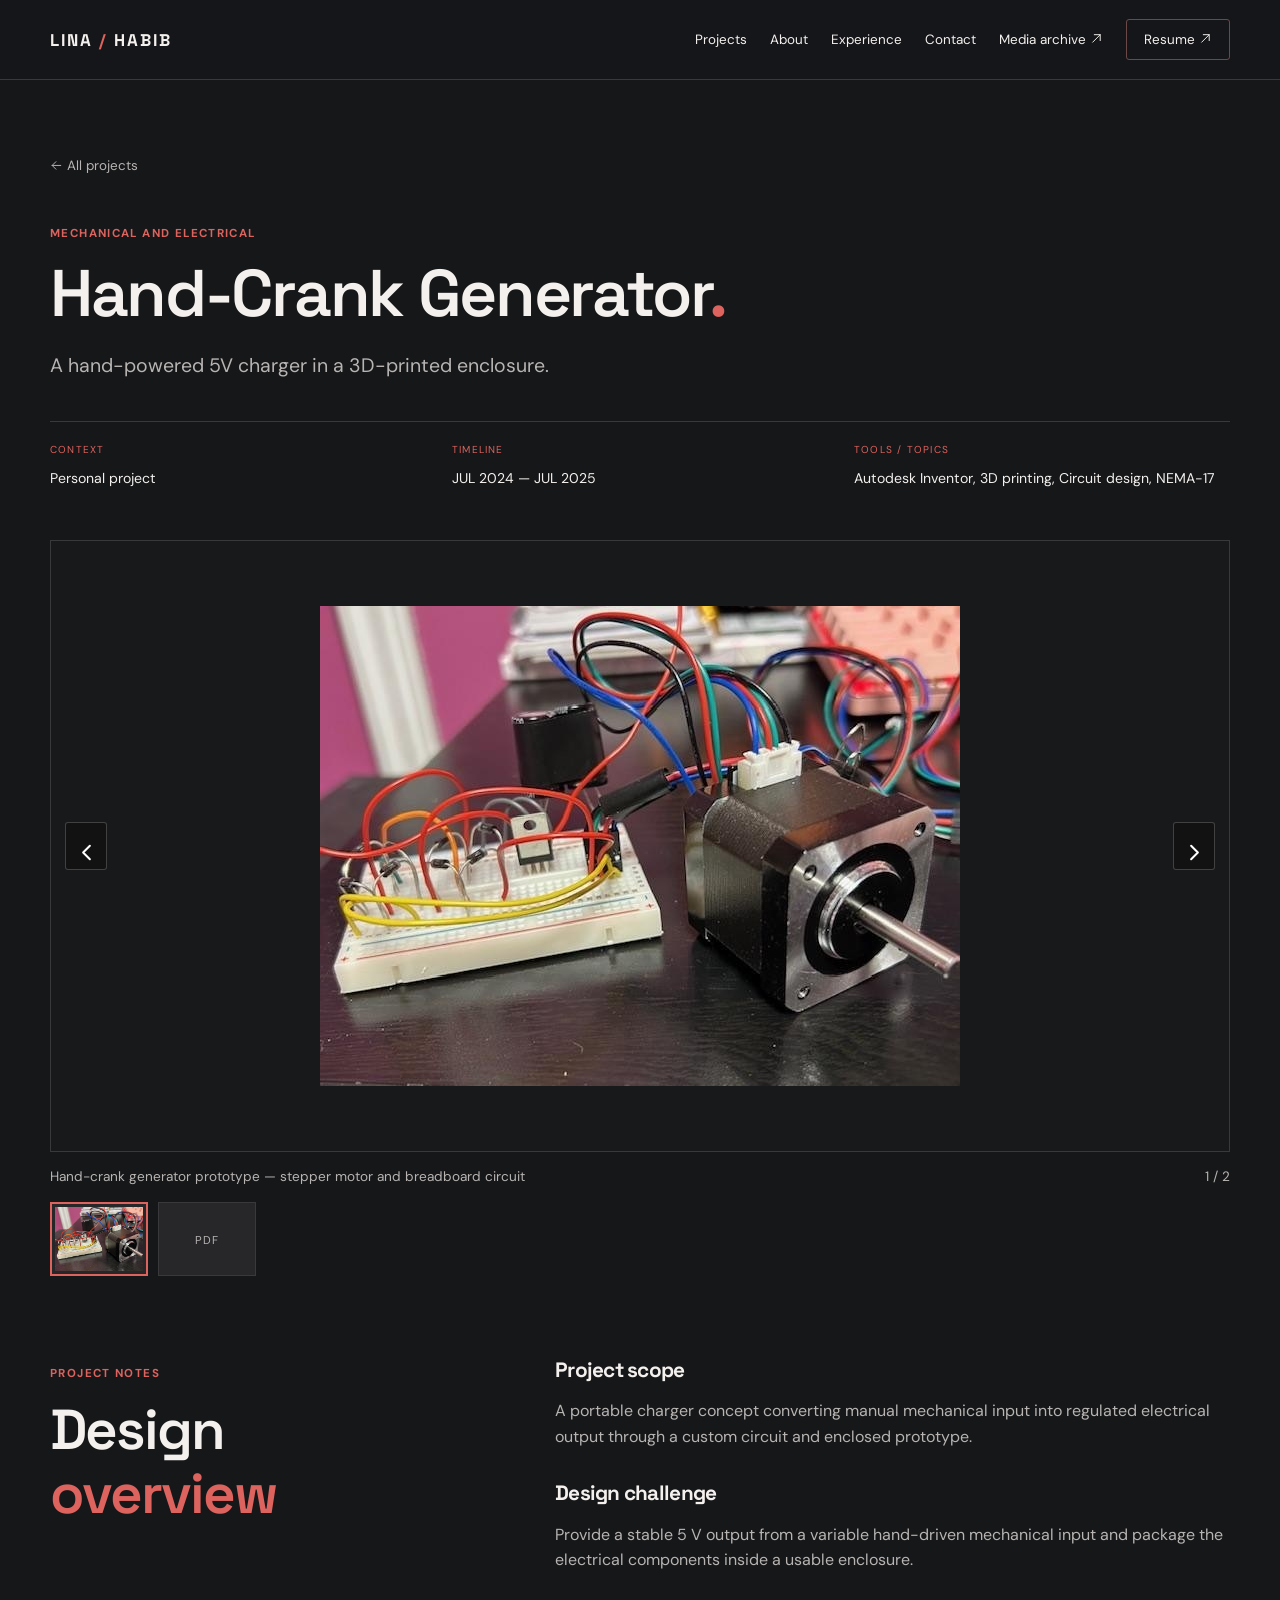
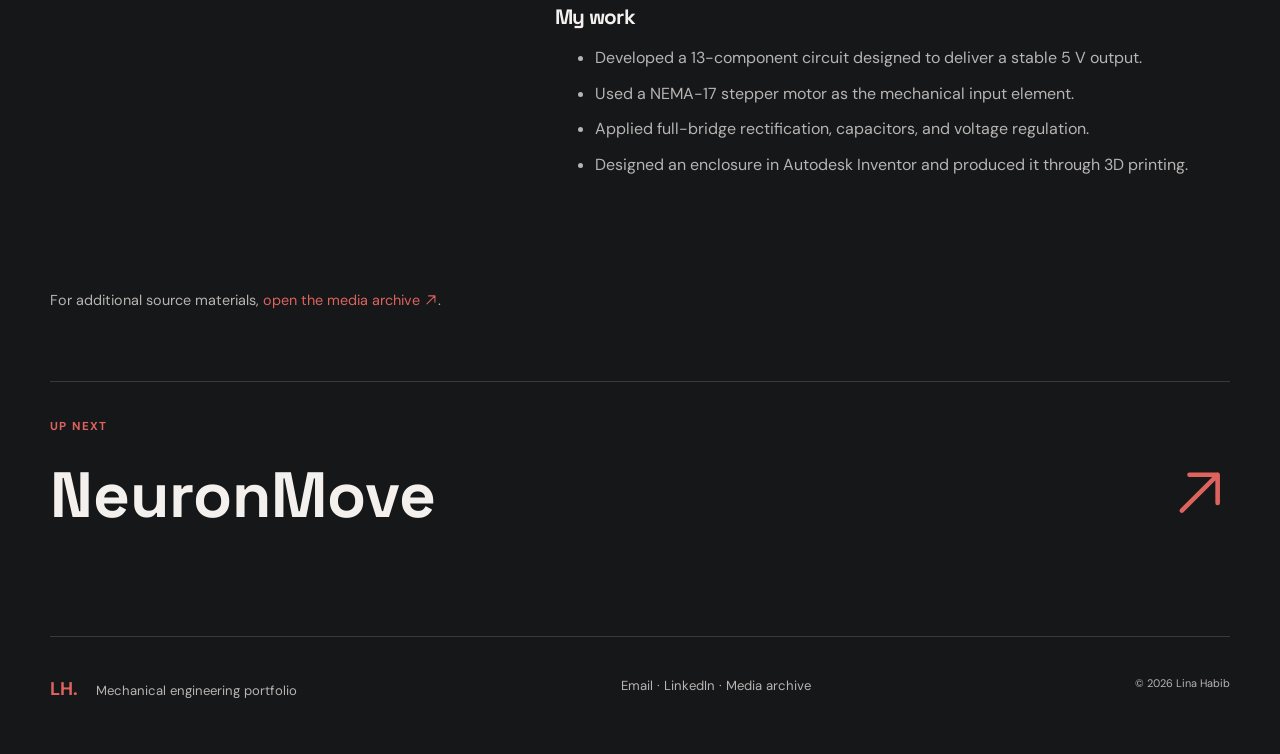
<file: projects/hand-crank-generator.html>
<!DOCTYPE html>

<html lang="en"><head><meta charset="utf-8"/><meta content="width=device-width,initial-scale=1" name="viewport"/><meta content="#171719" name="theme-color"/><meta content="A portable charger concept converting manual mechanical input into regulated electrical output through a custom circuit and enclosed prototype." name="description"/><title>Hand-Crank Generator | Lina Habib</title><link href="../styles.css" rel="stylesheet"/></head><body><header class="header"><div class="wrap nav"><a class="logo" href="../index.html">LINA<span> / </span>HABIB</a><button aria-expanded="false" aria-label="Toggle navigation" class="hamburger"><svg class="ui-vector-icon" aria-hidden="true" viewBox="0 0 24 24" xmlns="http://www.w3.org/2000/svg" fill="none" stroke="currentColor" stroke-width="1.8" stroke-linecap="round" stroke-linejoin="round"><path d="M4 6h16M4 12h16M4 18h16"/></svg></button><nav class="links"><a href="../index.html#work">Projects</a><a href="../about.html">About</a><a href="../experience.html">Experience</a><a href="../index.html#contact">Contact</a><a href="https://drive.google.com/drive/folders/1hAFGOStIBQBQbwAw6SGD_eBkI6TV8yjy?usp=sharing" rel="noopener" target="_blank">Media archive <svg class="ui-vector-icon" aria-hidden="true" viewBox="0 0 24 24" xmlns="http://www.w3.org/2000/svg" fill="none" stroke="currentColor" stroke-width="1.8" stroke-linecap="round" stroke-linejoin="round"><path d="M5 19 19 5M8 5h11v11"/></svg></a><a class="nav-resume" href="../assets/Lina_Habib_Resume.pdf" rel="noopener" target="_blank">Resume <svg class="ui-vector-icon" aria-hidden="true" viewBox="0 0 24 24" xmlns="http://www.w3.org/2000/svg" fill="none" stroke="currentColor" stroke-width="1.8" stroke-linecap="round" stroke-linejoin="round"><path d="M5 19 19 5M8 5h11v11"/></svg></a></nav></div></header><main id="main"><section class="project-hero wrap"><a class="back" href="../index.html#work"><svg class="ui-vector-icon" aria-hidden="true" viewBox="0 0 24 24" xmlns="http://www.w3.org/2000/svg" fill="none" stroke="currentColor" stroke-width="1.8" stroke-linecap="round" stroke-linejoin="round"><path d="M20 12H4m7 7-7-7 7-7"/></svg> All projects</a><div class="eyebrow">MECHANICAL AND ELECTRICAL</div><h1>Hand-Crank Generator<span class="punct">.</span></h1><p class="project-subtitle">A hand-powered 5V charger in a 3D-printed enclosure.</p><div class="project-meta"><div><label>CONTEXT</label><span>Personal project</span></div><div><label>TIMELINE</label><span>JUL 2024 — JUL 2025</span></div><div><label>TOOLS / TOPICS</label><span>Autodesk Inventor, 3D printing, Circuit design, NEMA-17</span></div></div></section><section aria-label="Hand-Crank Generator gallery" class="wrap project-gallery" data-gallery="hand-crank-generator"><div class="gallery-stage"><div aria-live="polite" class="gallery-view"><div class="gallery-intro"><span>PROJECT MEDIA</span><strong>Hand-Crank Generator</strong><p>Add images, PDFs or videos to the project media list. Your work will display here.</p></div></div><button aria-label="Previous media" class="gallery-prev" type="button"><svg class="ui-vector-icon" aria-hidden="true" viewBox="0 0 24 24" xmlns="http://www.w3.org/2000/svg" fill="none" stroke="currentColor" stroke-width="1.8" stroke-linecap="round" stroke-linejoin="round"><path d="m15 18-6-6 6-6"/></svg></button><button aria-label="Next media" class="gallery-next" type="button"><svg class="ui-vector-icon" aria-hidden="true" viewBox="0 0 24 24" xmlns="http://www.w3.org/2000/svg" fill="none" stroke="currentColor" stroke-width="1.8" stroke-linecap="round" stroke-linejoin="round"><path d="m9 18 6-6-6-6"/></svg></button></div><div class="gallery-toolbar"><span class="gallery-caption">Project media</span><span class="gallery-counter">0 / 0</span></div><div aria-label="Choose media" class="gallery-thumbnails"></div></section><section class="wrap project-body"><div class="body-title"><span class="eyebrow">PROJECT NOTES</span><h2>Design <em>overview</em></h2></div><div class="body-copy"><h3>Project scope</h3><p>A portable charger concept converting manual mechanical input into regulated electrical output through a custom circuit and enclosed prototype.</p><h3>Design challenge</h3><p>Provide a stable 5 V output from a variable hand-driven mechanical input and package the electrical components inside a usable enclosure.</p><h3>My work</h3><ul><li>Developed a 13-component circuit designed to deliver a stable 5 V output.</li><li>Used a NEMA-17 stepper motor as the mechanical input element.</li><li>Applied full-bridge rectification, capacitors, and voltage regulation.</li><li>Designed an enclosure in Autodesk Inventor and produced it through 3D printing.</li></ul></div></section><section class="wrap media-footnote"><p>For additional source materials, <a href="https://drive.google.com/drive/folders/1hAFGOStIBQBQbwAw6SGD_eBkI6TV8yjy?usp=sharing" rel="noopener" target="_blank">open the media archive <svg class="ui-vector-icon" aria-hidden="true" viewBox="0 0 24 24" xmlns="http://www.w3.org/2000/svg" fill="none" stroke="currentColor" stroke-width="1.8" stroke-linecap="round" stroke-linejoin="round"><path d="M5 19 19 5M8 5h11v11"/></svg></a>.</p></section><section class="wrap next-project"><span class="eyebrow">UP NEXT</span><a href="neuronmove.html">NeuronMove<span><svg class="ui-vector-icon" aria-hidden="true" viewBox="0 0 24 24" xmlns="http://www.w3.org/2000/svg" fill="none" stroke="currentColor" stroke-width="1.8" stroke-linecap="round" stroke-linejoin="round"><path d="M5 19 19 5M8 5h11v11"/></svg></span></a></section></main><footer class="footer wrap"><div><b>LH.</b> <span>Mechanical engineering portfolio</span></div><div><a href="mailto:lina.habib@mail.utoronto.ca">Email</a> · <a href="https://www.linkedin.com/in/linahabib9" rel="noopener" target="_blank">LinkedIn</a> · <a href="https://drive.google.com/drive/folders/1hAFGOStIBQBQbwAw6SGD_eBkI6TV8yjy?usp=sharing" rel="noopener" target="_blank">Media archive</a></div><small>© 2026 Lina Habib</small></footer><script defer="" src="../script.js"></script><script id="embedded-project-media" type="application/json">{
  "items": [
    {
      "type": "image",
      "src": "generator-prototype.jpg",
      "caption": "Hand-crank generator prototype — stepper motor and breadboard circuit"
    },
    {
      "type": "pdf",
      "src": "generator-documentation.pdf",
      "caption": "Design documentation, circuit explanation and process notes"
    }
  ]
}</script></body></html>
</file>
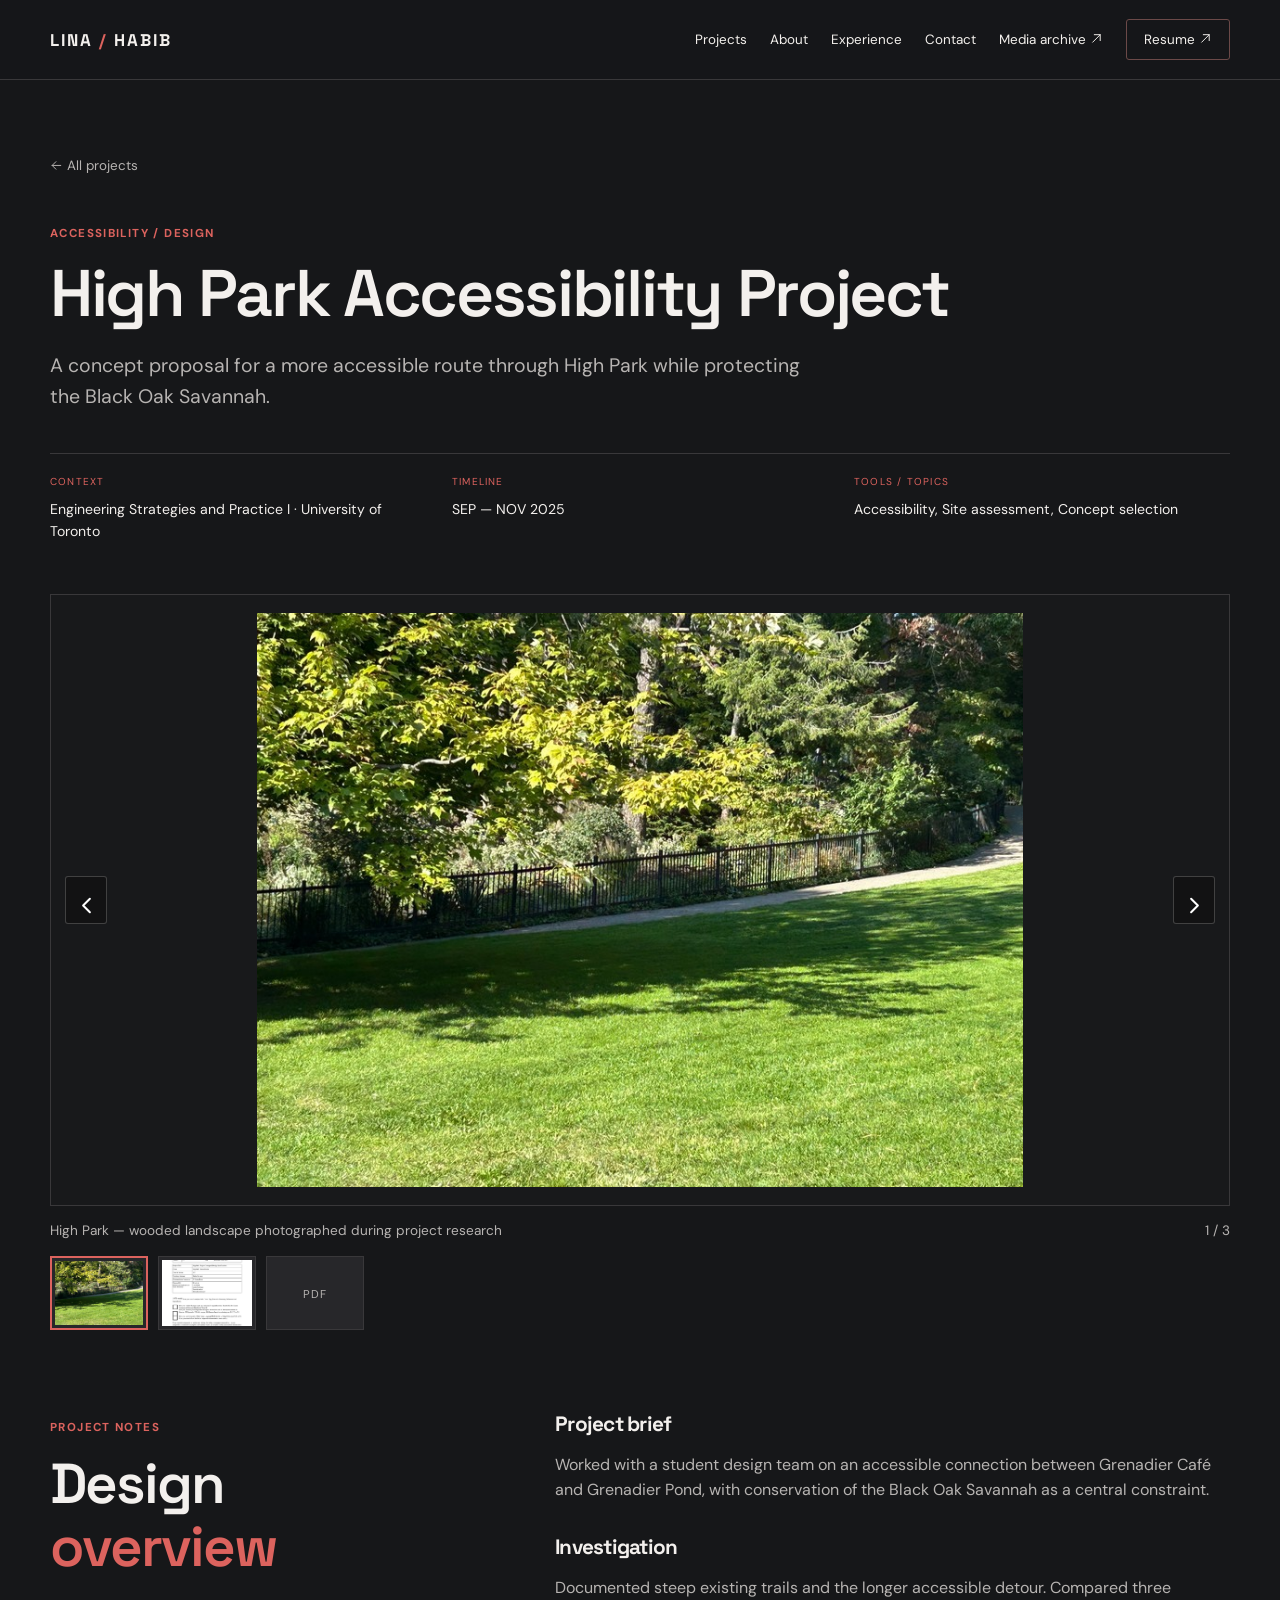
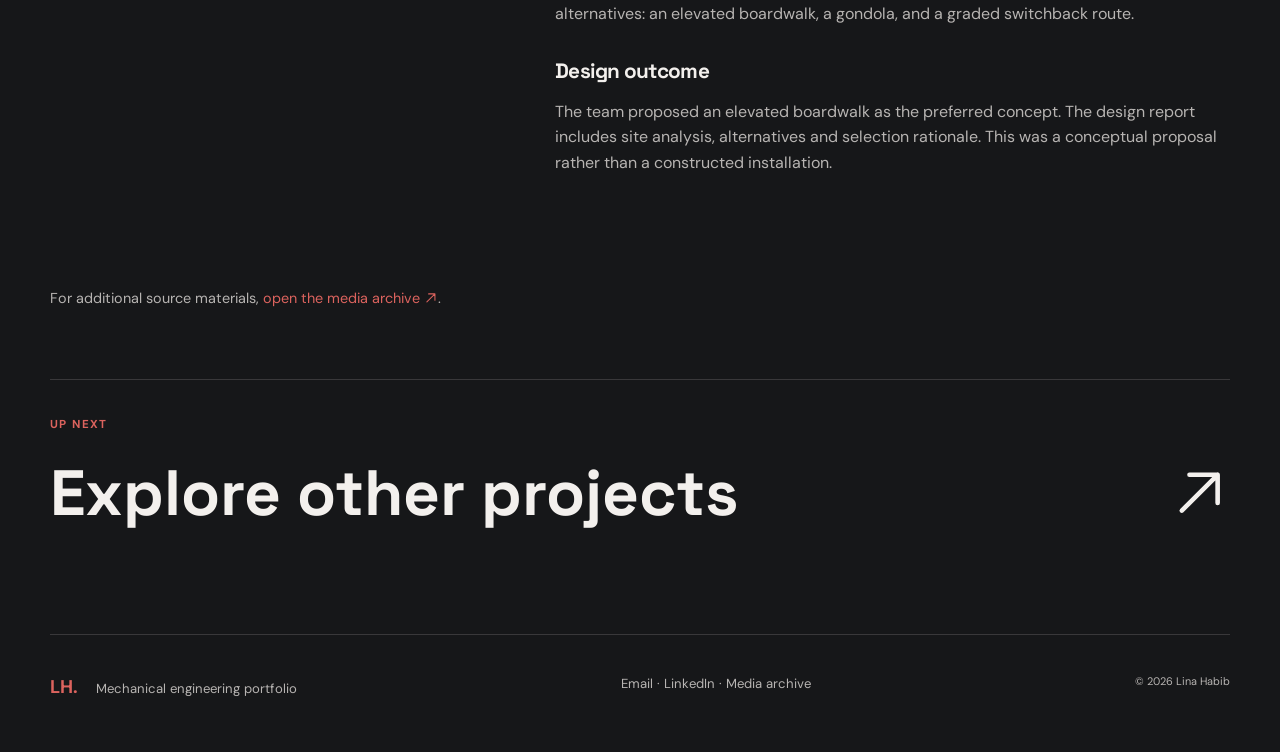
<file: projects/high-park.html>
<!DOCTYPE html>

<html lang="en"><head><meta charset="utf-8"/><meta content="width=device-width,initial-scale=1" name="viewport"/><meta content="#171719" name="theme-color"/><meta content="A concept proposal for a more accessible route through High Park while protecting the Black Oak Savannah." name="description"/><title>High Park Accessibility Project | Lina Habib</title><link href="../styles.css" rel="stylesheet"/></head><body><header class="header"><div class="wrap nav"><a class="logo" href="../index.html">LINA<span> / </span>HABIB</a><button aria-expanded="false" aria-label="Toggle navigation" class="hamburger"><svg class="ui-vector-icon" aria-hidden="true" viewBox="0 0 24 24" xmlns="http://www.w3.org/2000/svg" fill="none" stroke="currentColor" stroke-width="1.8" stroke-linecap="round" stroke-linejoin="round"><path d="M4 6h16M4 12h16M4 18h16"/></svg></button><nav class="links"><a href="../index.html#work">Projects</a><a href="../about.html">About</a><a href="../experience.html">Experience</a><a href="../index.html#contact">Contact</a><a href="https://drive.google.com/drive/folders/1hAFGOStIBQBQbwAw6SGD_eBkI6TV8yjy?usp=sharing" rel="noopener" target="_blank">Media archive <svg class="ui-vector-icon" aria-hidden="true" viewBox="0 0 24 24" xmlns="http://www.w3.org/2000/svg" fill="none" stroke="currentColor" stroke-width="1.8" stroke-linecap="round" stroke-linejoin="round"><path d="M5 19 19 5M8 5h11v11"/></svg></a><a class="nav-resume" href="../assets/Lina_Habib_Resume.pdf" rel="noopener" target="_blank">Resume <svg class="ui-vector-icon" aria-hidden="true" viewBox="0 0 24 24" xmlns="http://www.w3.org/2000/svg" fill="none" stroke="currentColor" stroke-width="1.8" stroke-linecap="round" stroke-linejoin="round"><path d="M5 19 19 5M8 5h11v11"/></svg></a></nav></div></header><main id="main"><section class="project-hero wrap"><a class="back" href="../index.html#work"><svg class="ui-vector-icon" aria-hidden="true" viewBox="0 0 24 24" xmlns="http://www.w3.org/2000/svg" fill="none" stroke="currentColor" stroke-width="1.8" stroke-linecap="round" stroke-linejoin="round"><path d="M20 12H4m7 7-7-7 7-7"/></svg> All projects</a><div class="eyebrow">ACCESSIBILITY / DESIGN</div><h1>High Park Accessibility Project</h1><p class="project-subtitle">A concept proposal for a more accessible route through High Park while protecting the Black Oak Savannah.</p><div class="project-meta"><div><label>CONTEXT</label><span>Engineering Strategies and Practice I · University of Toronto</span></div><div><label>TIMELINE</label><span>SEP — NOV 2025</span></div><div><label>TOOLS / TOPICS</label><span>Accessibility, Site assessment, Concept selection</span></div></div></section><section aria-label="High Park Accessibility Project gallery" class="wrap project-gallery" data-gallery="high-park"><div class="gallery-stage"><div aria-live="polite" class="gallery-view"><div class="gallery-intro"><span>PROJECT MEDIA</span><strong>High Park Accessibility Project</strong><p>Add images, PDFs or videos to the project media list. Your work will display here.</p></div></div><button aria-label="Previous media" class="gallery-prev" type="button"><svg class="ui-vector-icon" aria-hidden="true" viewBox="0 0 24 24" xmlns="http://www.w3.org/2000/svg" fill="none" stroke="currentColor" stroke-width="1.8" stroke-linecap="round" stroke-linejoin="round"><path d="m15 18-6-6 6-6"/></svg></button><button aria-label="Next media" class="gallery-next" type="button"><svg class="ui-vector-icon" aria-hidden="true" viewBox="0 0 24 24" xmlns="http://www.w3.org/2000/svg" fill="none" stroke="currentColor" stroke-width="1.8" stroke-linecap="round" stroke-linejoin="round"><path d="m9 18 6-6-6-6"/></svg></button></div><div class="gallery-toolbar"><span class="gallery-caption">Project media</span><span class="gallery-counter">0 / 0</span></div><div aria-label="Choose media" class="gallery-thumbnails"></div></section><section class="wrap project-body"><div class="body-title"><span class="eyebrow">PROJECT NOTES</span><h2>Design <em>overview</em></h2></div><div class="body-copy"><h3>Project brief</h3><p>Worked with a student design team on an accessible connection between Grenadier Café and Grenadier Pond, with conservation of the Black Oak Savannah as a central constraint.</p><h3>Investigation</h3><p>Documented steep existing trails and the longer accessible detour. Compared three alternatives: an elevated boardwalk, a gondola, and a graded switchback route.</p><h3>Design outcome</h3><p>The team proposed an elevated boardwalk as the preferred concept. The design report includes site analysis, alternatives and selection rationale. This was a conceptual proposal rather than a constructed installation.</p></div></section><section class="wrap media-footnote"><p>For additional source materials, <a href="https://drive.google.com/drive/folders/1hAFGOStIBQBQbwAw6SGD_eBkI6TV8yjy?usp=sharing" rel="noopener" target="_blank">open the media archive <svg class="ui-vector-icon" aria-hidden="true" viewBox="0 0 24 24" xmlns="http://www.w3.org/2000/svg" fill="none" stroke="currentColor" stroke-width="1.8" stroke-linecap="round" stroke-linejoin="round"><path d="M5 19 19 5M8 5h11v11"/></svg></a>.</p></section><section class="wrap next-project"><span class="eyebrow">UP NEXT</span><a href="../index.html#work">Explore other projects <svg class="ui-vector-icon" aria-hidden="true" viewBox="0 0 24 24" xmlns="http://www.w3.org/2000/svg" fill="none" stroke="currentColor" stroke-width="1.8" stroke-linecap="round" stroke-linejoin="round"><path d="M5 19 19 5M8 5h11v11"/></svg></a></section></main><footer class="footer wrap"><div><b>LH.</b> <span>Mechanical engineering portfolio</span></div><div><a href="mailto:lina.habib@mail.utoronto.ca">Email</a> · <a href="https://www.linkedin.com/in/linahabib9" rel="noopener" target="_blank">LinkedIn</a> · <a href="https://drive.google.com/drive/folders/1hAFGOStIBQBQbwAw6SGD_eBkI6TV8yjy?usp=sharing" rel="noopener" target="_blank">Media archive</a></div><small>© 2026 Lina Habib</small></footer><script defer="" src="../script.js"></script><script id="embedded-project-media" type="application/json">{"items": [{"type": "image", "src": "high-park-nature.jpg", "caption": "High Park \u2014 wooded landscape photographed during project research"}, {"type": "image", "src": "preview-1.jpg", "caption": "High Park design report \u2014 preview"}, {"type": "pdf", "src": "high-park-design-report.pdf", "caption": "High Park design report \u2014 scrollable document"}]}</script></body></html>
</file>
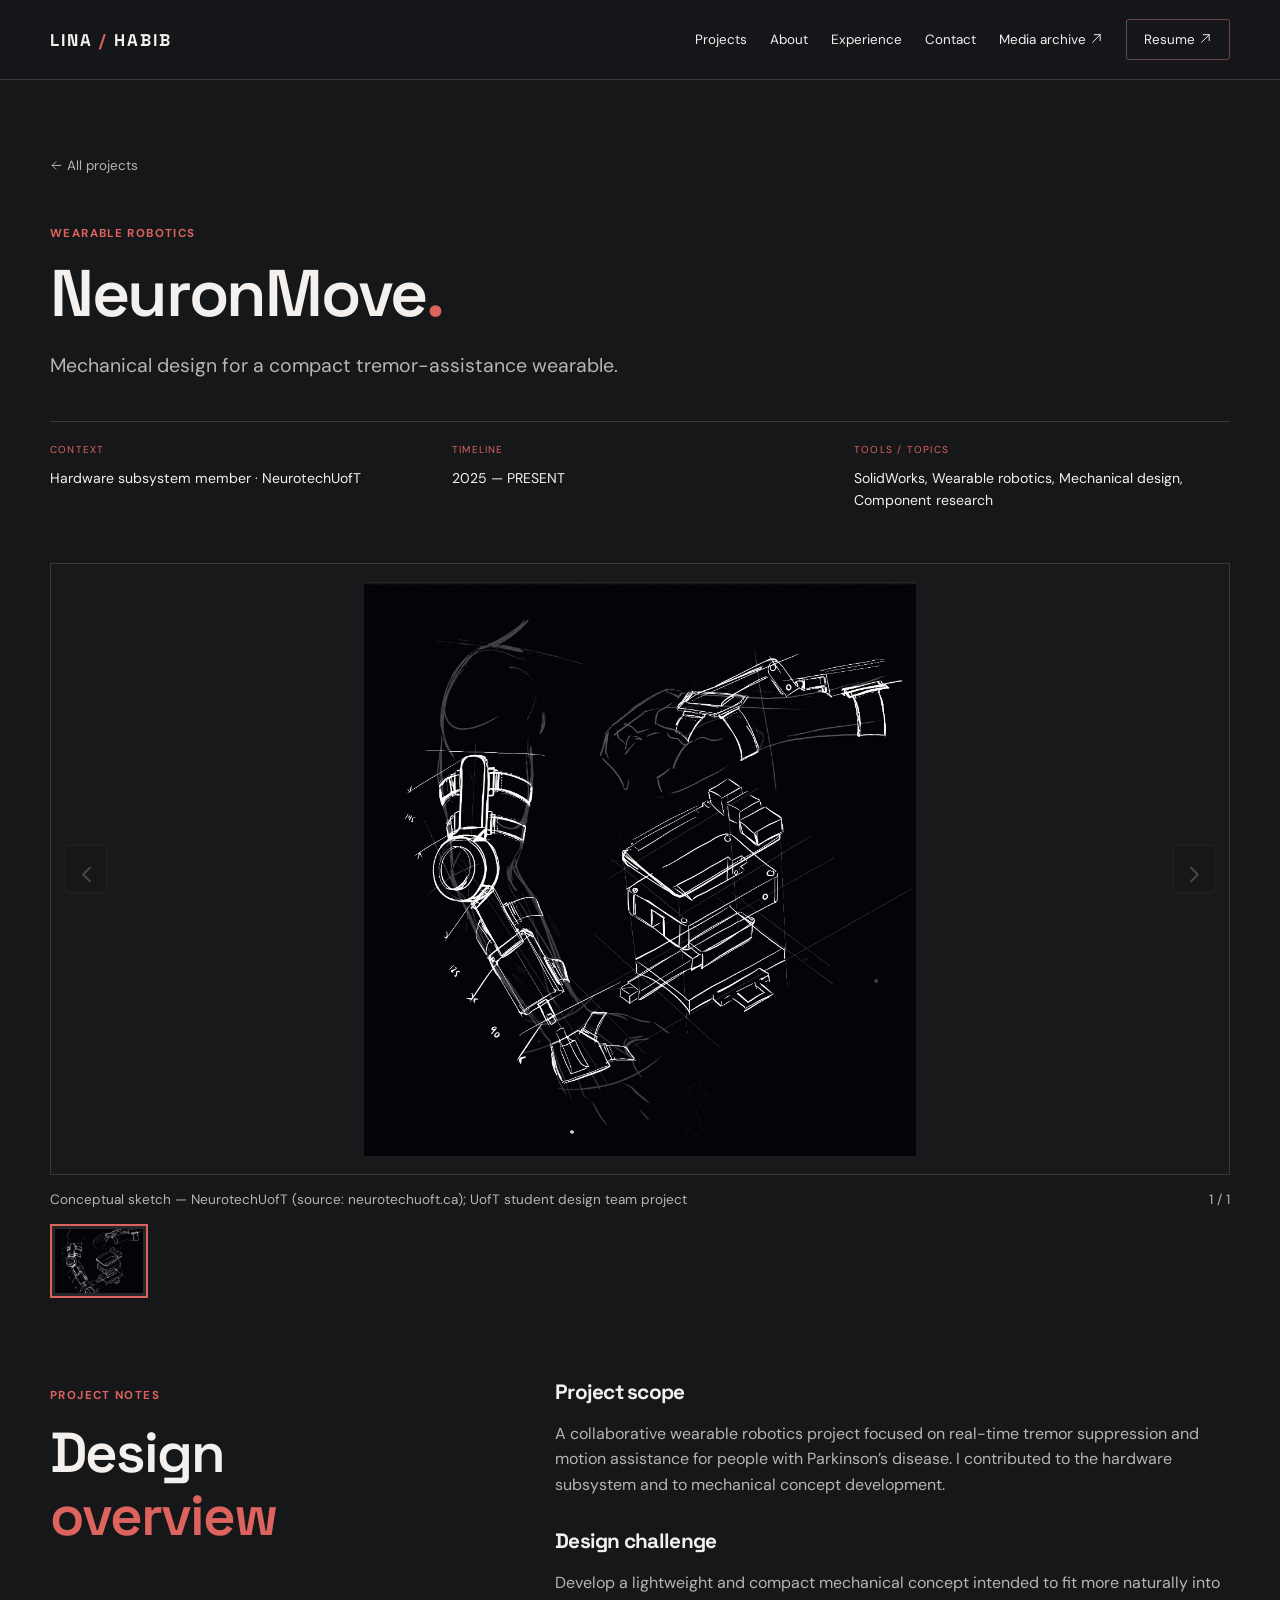
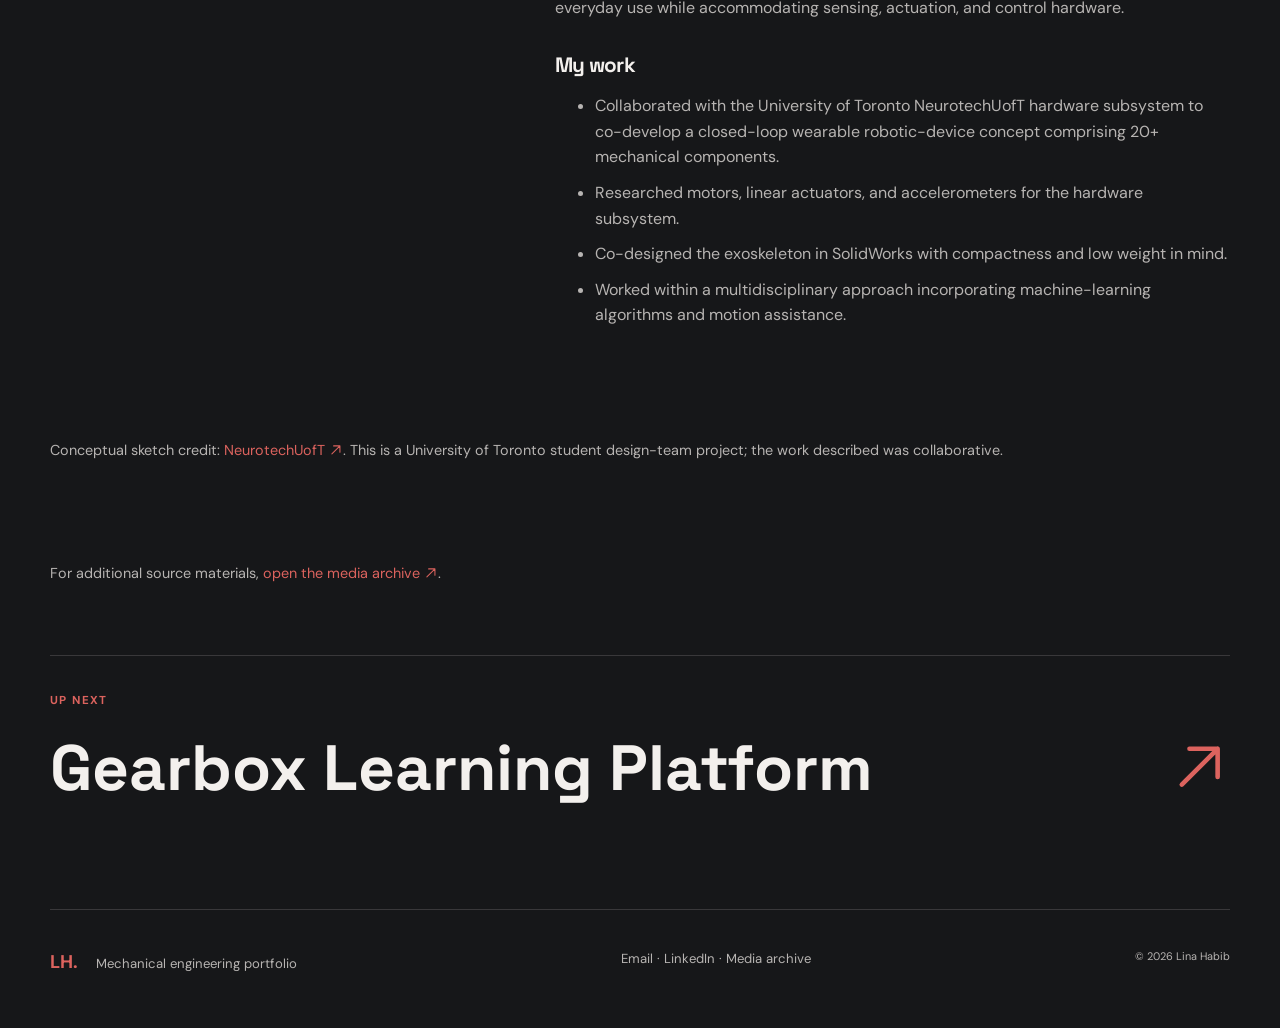
<file: projects/neuronmove.html>
<!DOCTYPE html>

<html lang="en"><head><meta charset="utf-8"/><meta content="width=device-width,initial-scale=1" name="viewport"/><meta content="#171719" name="theme-color"/><meta content="A collaborative wearable robotics project focused on real-time tremor suppression and motion assistance for people with Parkinson’s disease. I contributed to the hardware subsystem and to mechanical concept development." name="description"/><title>NeuronMove | Lina Habib</title><link href="../styles.css" rel="stylesheet"/></head><body><header class="header"><div class="wrap nav"><a class="logo" href="../index.html">LINA<span> / </span>HABIB</a><button aria-expanded="false" aria-label="Toggle navigation" class="hamburger"><svg class="ui-vector-icon" aria-hidden="true" viewBox="0 0 24 24" xmlns="http://www.w3.org/2000/svg" fill="none" stroke="currentColor" stroke-width="1.8" stroke-linecap="round" stroke-linejoin="round"><path d="M4 6h16M4 12h16M4 18h16"/></svg></button><nav class="links"><a href="../index.html#work">Projects</a><a href="../about.html">About</a><a href="../experience.html">Experience</a><a href="../index.html#contact">Contact</a><a href="https://drive.google.com/drive/folders/1hAFGOStIBQBQbwAw6SGD_eBkI6TV8yjy?usp=sharing" rel="noopener" target="_blank">Media archive <svg class="ui-vector-icon" aria-hidden="true" viewBox="0 0 24 24" xmlns="http://www.w3.org/2000/svg" fill="none" stroke="currentColor" stroke-width="1.8" stroke-linecap="round" stroke-linejoin="round"><path d="M5 19 19 5M8 5h11v11"/></svg></a><a class="nav-resume" href="../assets/Lina_Habib_Resume.pdf" rel="noopener" target="_blank">Resume <svg class="ui-vector-icon" aria-hidden="true" viewBox="0 0 24 24" xmlns="http://www.w3.org/2000/svg" fill="none" stroke="currentColor" stroke-width="1.8" stroke-linecap="round" stroke-linejoin="round"><path d="M5 19 19 5M8 5h11v11"/></svg></a></nav></div></header><main id="main"><section class="project-hero wrap"><a class="back" href="../index.html#work"><svg class="ui-vector-icon" aria-hidden="true" viewBox="0 0 24 24" xmlns="http://www.w3.org/2000/svg" fill="none" stroke="currentColor" stroke-width="1.8" stroke-linecap="round" stroke-linejoin="round"><path d="M20 12H4m7 7-7-7 7-7"/></svg> All projects</a><div class="eyebrow">WEARABLE ROBOTICS</div><h1>NeuronMove<span class="punct">.</span></h1><p class="project-subtitle">Mechanical design for a compact tremor-assistance wearable.</p><div class="project-meta"><div><label>CONTEXT</label><span>Hardware subsystem member · NeurotechUofT</span></div><div><label>TIMELINE</label><span>2025 — PRESENT</span></div><div><label>TOOLS / TOPICS</label><span>SolidWorks, Wearable robotics, Mechanical design, Component research</span></div></div></section><section aria-label="NeuronMove gallery" class="wrap project-gallery" data-gallery="neuronmove"><div class="gallery-stage"><div aria-live="polite" class="gallery-view"><div class="gallery-intro"><span>PROJECT MEDIA</span><strong>NeuronMove</strong><p>Add images, PDFs or videos to the project media list. Your work will display here.</p></div></div><button aria-label="Previous media" class="gallery-prev" type="button"><svg class="ui-vector-icon" aria-hidden="true" viewBox="0 0 24 24" xmlns="http://www.w3.org/2000/svg" fill="none" stroke="currentColor" stroke-width="1.8" stroke-linecap="round" stroke-linejoin="round"><path d="m15 18-6-6 6-6"/></svg></button><button aria-label="Next media" class="gallery-next" type="button"><svg class="ui-vector-icon" aria-hidden="true" viewBox="0 0 24 24" xmlns="http://www.w3.org/2000/svg" fill="none" stroke="currentColor" stroke-width="1.8" stroke-linecap="round" stroke-linejoin="round"><path d="m9 18 6-6-6-6"/></svg></button></div><div class="gallery-toolbar"><span class="gallery-caption">Project media</span><span class="gallery-counter">0 / 0</span></div><div aria-label="Choose media" class="gallery-thumbnails"></div></section><section class="wrap project-body"><div class="body-title"><span class="eyebrow">PROJECT NOTES</span><h2>Design <em>overview</em></h2></div><div class="body-copy"><h3>Project scope</h3><p>A collaborative wearable robotics project focused on real-time tremor suppression and motion assistance for people with Parkinson’s disease. I contributed to the hardware subsystem and to mechanical concept development.</p><h3>Design challenge</h3><p>Develop a lightweight and compact mechanical concept intended to fit more naturally into everyday use while accommodating sensing, actuation, and control hardware.</p><h3>My work</h3><ul><li>Collaborated with the University of Toronto NeurotechUofT hardware subsystem to co-develop a closed-loop wearable robotic-device concept comprising 20+ mechanical components.</li><li>Researched motors, linear actuators, and accelerometers for the hardware subsystem.</li><li>Co-designed the exoskeleton in SolidWorks with compactness and low weight in mind.</li><li>Worked within a multidisciplinary approach incorporating machine-learning algorithms and motion assistance.</li></ul></div></section><section class="wrap media-footnote"><p>Conceptual sketch credit: <a href="https://neurotechuoft.ca/" target="_blank" rel="noopener">NeurotechUofT <svg class="ui-vector-icon" aria-hidden="true" viewBox="0 0 24 24" xmlns="http://www.w3.org/2000/svg" fill="none" stroke="currentColor" stroke-width="1.8" stroke-linecap="round" stroke-linejoin="round"><path d="M5 19 19 5M8 5h11v11"/></svg></a>. This is a University of Toronto student design-team project; the work described was collaborative.</p></section><section class="wrap media-footnote"><p>For additional source materials, <a href="https://drive.google.com/drive/folders/1hAFGOStIBQBQbwAw6SGD_eBkI6TV8yjy?usp=sharing" rel="noopener" target="_blank">open the media archive <svg class="ui-vector-icon" aria-hidden="true" viewBox="0 0 24 24" xmlns="http://www.w3.org/2000/svg" fill="none" stroke="currentColor" stroke-width="1.8" stroke-linecap="round" stroke-linejoin="round"><path d="M5 19 19 5M8 5h11v11"/></svg></a>.</p></section><section class="wrap next-project"><span class="eyebrow">UP NEXT</span><a href="gearbox.html">Gearbox Learning Platform<span><svg class="ui-vector-icon" aria-hidden="true" viewBox="0 0 24 24" xmlns="http://www.w3.org/2000/svg" fill="none" stroke="currentColor" stroke-width="1.8" stroke-linecap="round" stroke-linejoin="round"><path d="M5 19 19 5M8 5h11v11"/></svg></span></a></section></main><footer class="footer wrap"><div><b>LH.</b> <span>Mechanical engineering portfolio</span></div><div><a href="mailto:lina.habib@mail.utoronto.ca">Email</a> · <a href="https://www.linkedin.com/in/linahabib9" rel="noopener" target="_blank">LinkedIn</a> · <a href="https://drive.google.com/drive/folders/1hAFGOStIBQBQbwAw6SGD_eBkI6TV8yjy?usp=sharing" rel="noopener" target="_blank">Media archive</a></div><small>© 2026 Lina Habib</small></footer><script defer="" src="../script.js"></script><script id="embedded-project-media" type="application/json">{
  "items": [
    {
      "type": "image",
      "src": "conceptual-sketch.png",
      "caption": "Conceptual sketch — NeurotechUofT (source: neurotechuoft.ca); UofT student design team project"
    }
  ]
}</script></body></html>
</file>
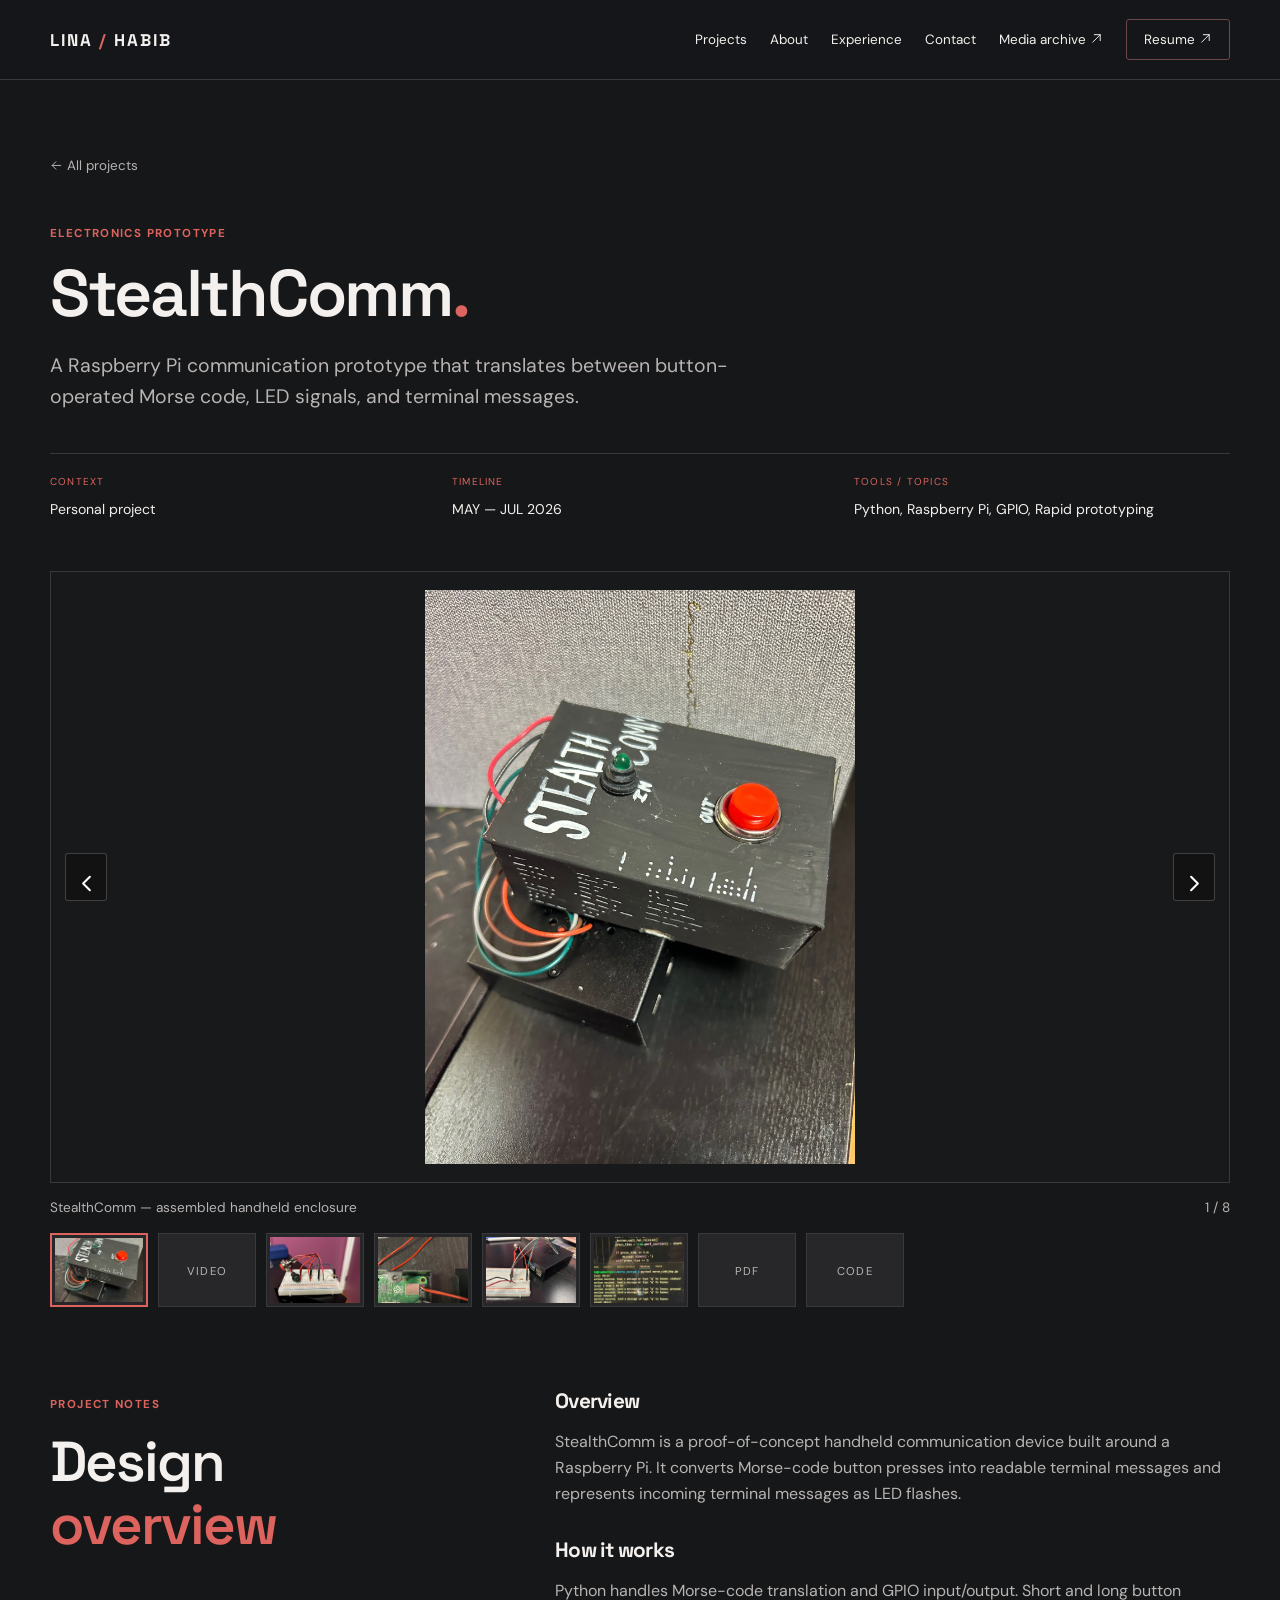
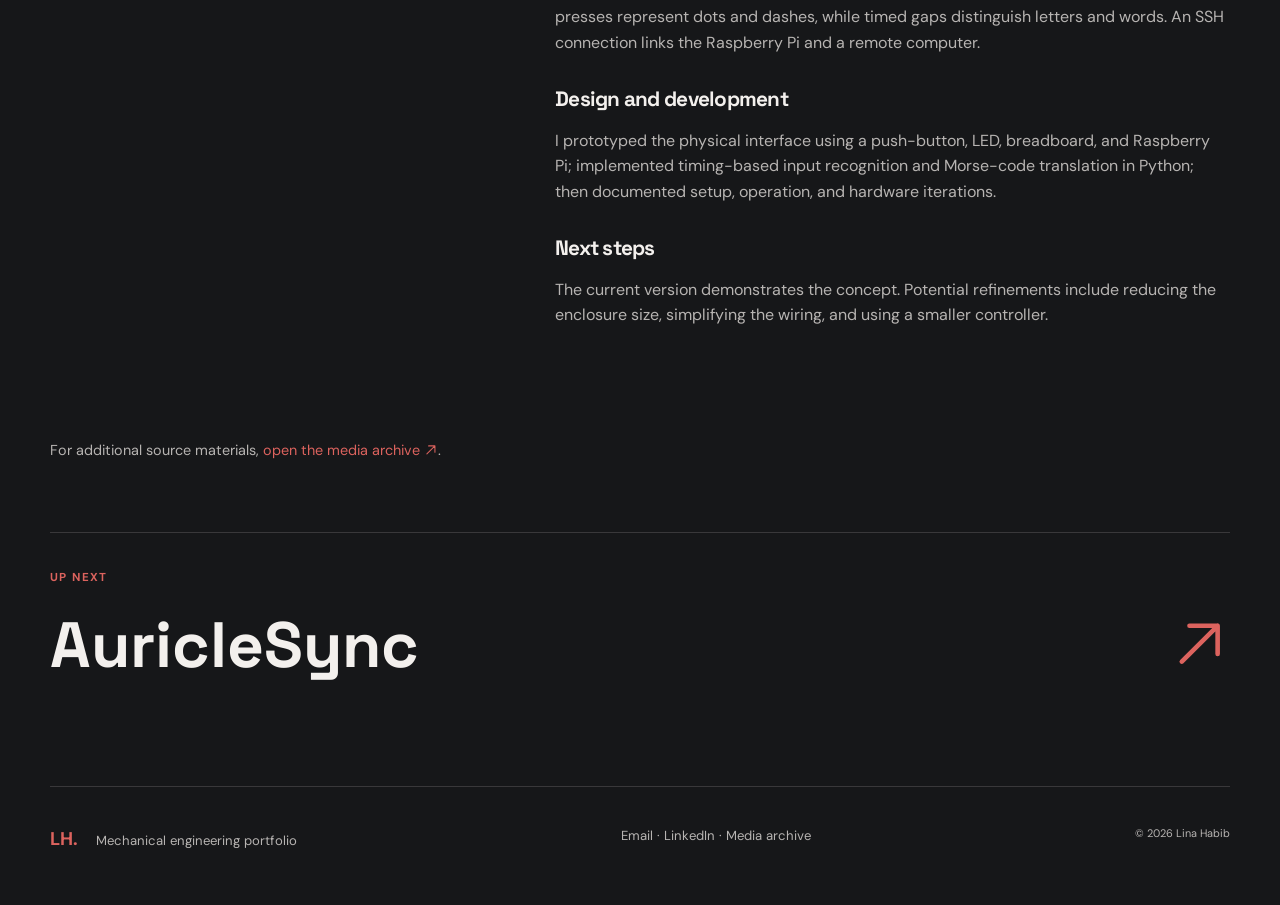
<file: projects/stealthcomm.html>
<!DOCTYPE html>

<html lang="en"><head><meta charset="utf-8"/><meta content="width=device-width,initial-scale=1" name="viewport"/><meta content="#171719" name="theme-color"/><meta content="A portable communication device combining Python software with Raspberry Pi GPIO hardware, a tactile button interface, and LED indicators." name="description"/><title>StealthComm | Lina Habib</title><link href="../styles.css" rel="stylesheet"/></head><body><header class="header"><div class="wrap nav"><a class="logo" href="../index.html">LINA<span> / </span>HABIB</a><button aria-expanded="false" aria-label="Toggle navigation" class="hamburger"><svg class="ui-vector-icon" aria-hidden="true" viewBox="0 0 24 24" xmlns="http://www.w3.org/2000/svg" fill="none" stroke="currentColor" stroke-width="1.8" stroke-linecap="round" stroke-linejoin="round"><path d="M4 6h16M4 12h16M4 18h16"/></svg></button><nav class="links"><a href="../index.html#work">Projects</a><a href="../about.html">About</a><a href="../experience.html">Experience</a><a href="../index.html#contact">Contact</a><a href="https://drive.google.com/drive/folders/1hAFGOStIBQBQbwAw6SGD_eBkI6TV8yjy?usp=sharing" rel="noopener" target="_blank">Media archive <svg class="ui-vector-icon" aria-hidden="true" viewBox="0 0 24 24" xmlns="http://www.w3.org/2000/svg" fill="none" stroke="currentColor" stroke-width="1.8" stroke-linecap="round" stroke-linejoin="round"><path d="M5 19 19 5M8 5h11v11"/></svg></a><a class="nav-resume" href="../assets/Lina_Habib_Resume.pdf" rel="noopener" target="_blank">Resume <svg class="ui-vector-icon" aria-hidden="true" viewBox="0 0 24 24" xmlns="http://www.w3.org/2000/svg" fill="none" stroke="currentColor" stroke-width="1.8" stroke-linecap="round" stroke-linejoin="round"><path d="M5 19 19 5M8 5h11v11"/></svg></a></nav></div></header><main id="main"><section class="project-hero wrap"><a class="back" href="../index.html#work"><svg class="ui-vector-icon" aria-hidden="true" viewBox="0 0 24 24" xmlns="http://www.w3.org/2000/svg" fill="none" stroke="currentColor" stroke-width="1.8" stroke-linecap="round" stroke-linejoin="round"><path d="M20 12H4m7 7-7-7 7-7"/></svg> All projects</a><div class="eyebrow">ELECTRONICS PROTOTYPE</div><h1>StealthComm<span class="punct">.</span></h1><p class="project-subtitle">A Raspberry Pi communication prototype that translates between button-operated Morse code, LED signals, and terminal messages.</p><div class="project-meta"><div><label>CONTEXT</label><span>Personal project</span></div><div><label>TIMELINE</label><span>MAY — JUL 2026</span></div><div><label>TOOLS / TOPICS</label><span>Python, Raspberry Pi, GPIO, Rapid prototyping</span></div></div></section><section aria-label="StealthComm gallery" class="wrap project-gallery" data-gallery="stealthcomm"><div class="gallery-stage"><div aria-live="polite" class="gallery-view"><div class="gallery-intro"><span>PROJECT MEDIA</span><strong>StealthComm</strong><p>Browse prototype photos, the demonstration, project documents and Python code.</p></div></div><button aria-label="Previous media" class="gallery-prev" type="button"><svg class="ui-vector-icon" aria-hidden="true" viewBox="0 0 24 24" xmlns="http://www.w3.org/2000/svg" fill="none" stroke="currentColor" stroke-width="1.8" stroke-linecap="round" stroke-linejoin="round"><path d="m15 18-6-6 6-6"/></svg></button><button aria-label="Next media" class="gallery-next" type="button"><svg class="ui-vector-icon" aria-hidden="true" viewBox="0 0 24 24" xmlns="http://www.w3.org/2000/svg" fill="none" stroke="currentColor" stroke-width="1.8" stroke-linecap="round" stroke-linejoin="round"><path d="m9 18 6-6-6-6"/></svg></button></div><div class="gallery-toolbar"><span class="gallery-caption">Project media</span><span class="gallery-counter">0 / 0</span></div><div aria-label="Choose media" class="gallery-thumbnails"></div></section><section class="wrap project-body"><div class="body-title"><span class="eyebrow">PROJECT NOTES</span><h2>Design <em>overview</em></h2></div><div class="body-copy"><h3>Overview</h3><p>StealthComm is a proof-of-concept handheld communication device built around a Raspberry Pi. It converts Morse-code button presses into readable terminal messages and represents incoming terminal messages as LED flashes.</p><h3>How it works</h3><p>Python handles Morse-code translation and GPIO input/output. Short and long button presses represent dots and dashes, while timed gaps distinguish letters and words. An SSH connection links the Raspberry Pi and a remote computer.</p><h3>Design and development</h3><p>I prototyped the physical interface using a push-button, LED, breadboard, and Raspberry Pi; implemented timing-based input recognition and Morse-code translation in Python; then documented setup, operation, and hardware iterations.</p><h3>Next steps</h3><p>The current version demonstrates the concept. Potential refinements include reducing the enclosure size, simplifying the wiring, and using a smaller controller.</p></div></section><section class="wrap media-footnote"><p>For additional source materials, <a href="https://drive.google.com/drive/folders/1hAFGOStIBQBQbwAw6SGD_eBkI6TV8yjy?usp=sharing" rel="noopener" target="_blank">open the media archive <svg class="ui-vector-icon" aria-hidden="true" viewBox="0 0 24 24" xmlns="http://www.w3.org/2000/svg" fill="none" stroke="currentColor" stroke-width="1.8" stroke-linecap="round" stroke-linejoin="round"><path d="M5 19 19 5M8 5h11v11"/></svg></a>.</p></section><section class="wrap next-project"><span class="eyebrow">UP NEXT</span><a href="auriclesync.html">AuricleSync<span><svg class="ui-vector-icon" aria-hidden="true" viewBox="0 0 24 24" xmlns="http://www.w3.org/2000/svg" fill="none" stroke="currentColor" stroke-width="1.8" stroke-linecap="round" stroke-linejoin="round"><path d="M5 19 19 5M8 5h11v11"/></svg></span></a></section></main><footer class="footer wrap"><div><b>LH.</b> <span>Mechanical engineering portfolio</span></div><div><a href="mailto:lina.habib@mail.utoronto.ca">Email</a> · <a href="https://www.linkedin.com/in/linahabib9" rel="noopener" target="_blank">LinkedIn</a> · <a href="https://drive.google.com/drive/folders/1hAFGOStIBQBQbwAw6SGD_eBkI6TV8yjy?usp=sharing" rel="noopener" target="_blank">Media archive</a></div><small>© 2026 Lina Habib</small></footer><script defer="" src="../script.js"></script><script id="embedded-project-media" type="application/json">{
  "items": [
    {
      "type": "image",
      "src": "finished-device.jpg",
      "caption": "StealthComm — assembled handheld enclosure"
    },
    {
      "type": "video",
      "src": "stealthcomm-demo.mp4",
      "caption": "Prototype demonstration: button input and message exchange"
    },
    {
      "type": "image",
      "src": "input-prototype.jpg",
      "caption": "Input circuit with momentary button and LED"
    },
    {
      "type": "image",
      "src": "raspberry-pi-wiring.jpg",
      "caption": "GPIO hardware connection"
    },
    {
      "type": "image",
      "src": "breadboard-assembly.jpg",
      "caption": "Early breadboard prototype"
    },
    {
      "type": "image",
      "src": "terminal-output.jpg",
      "caption": "Python terminal showing decoded messages"
    },
    {
      "type": "pdf",
      "src": "StealthComm-Project-Report.pdf",
      "caption": "Project documentation — scrollable PDF"
    },
    {
      "type": "code",
      "src": "morse_code_key.py",
      "caption": "Python source code — scroll to inspect GPIO and Morse decoding"
    }
  ]
}
</script></body></html>
</file>
<file: styles.css>
@import url('https://fonts.googleapis.com/css2?family=DM+Sans:wght@400;500;600;700&family=Space+Grotesk:wght@400;500;600;700&display=swap');:root{--bg:#0e151b;--panel:#15222a;--panel2:#1b2a32;--ink:#eaf3ef;--muted:#a4b8b9;--accent:#a4e2d1;--orange:#ffb77d;--stroke:#304149}*{box-sizing:border-box}html{scroll-behavior:smooth}body{margin:0;background:var(--bg);color:var(--ink);font-family:'DM Sans',sans-serif;line-height:1.7}a{color:inherit;text-decoration:none}img{max-width:100%;display:block}button{font:inherit}.wrap{width:min(1180px,calc(100% - 64px));margin:auto}.header{position:sticky;top:0;z-index:20;background:#0e151bec;backdrop-filter:blur(18px);border-bottom:1px solid #26373d}.nav{height:79px;display:flex;align-items:center;justify-content:space-between}.logo{font:700 1.06rem 'Space Grotesk';letter-spacing:.12em}.logo span{color:var(--orange)}.links{display:flex;gap:32px;align-items:center;font-size:.88rem}.links a:hover,.text-link:hover{color:var(--accent)}.nav-resume{border:1px solid #4a6467;padding:9px 17px;border-radius:40px}.hamburger{display:none;color:var(--ink);background:none;border:0;font-size:1.5rem}.hero{padding:88px 0 92px;display:grid;grid-template-columns:1.05fr .95fr;gap:44px;align-items:center}.eyebrow,.kicker{font-size:.72rem;font-weight:700;letter-spacing:.19em;color:var(--accent);text-transform:uppercase}.dot{display:inline-block;width:8px;height:8px;border-radius:50%;background:var(--accent);margin-right:8px}h1,h2,h3{font-family:'Space Grotesk',sans-serif;line-height:1.12;letter-spacing:-.042em}h1{font-size:clamp(3rem,5.15vw,5.7rem);margin:23px 0}h1 em,h2 em{font-style:normal;color:var(--accent)}.lead{font-size:1.09rem;line-height:1.9;max-width:670px;color:var(--muted)}.actions{display:flex;flex-wrap:wrap;gap:12px;margin:30px 0}.button{padding:12px 21px;display:inline-flex;align-items:center;gap:10px;border-radius:4px;font-weight:700;font-size:.87rem}.primary{background:var(--accent);color:#122b2c}.primary:hover{background:#cbfaed}.outline{border:1px solid #456066;color:var(--ink)}.outline:hover{border-color:var(--accent)}.hero-image{position:relative;aspect-ratio:1.02;border:1px solid var(--stroke);background:#14242b;overflow:hidden}.hero-image img{height:100%;width:100%;object-fit:cover}.image-tag{position:absolute;bottom:18px;left:18px;right:18px;display:flex;justify-content:space-between;gap:10px;font-size:.6rem;letter-spacing:.14em;color:#c6eee7;background:#0e151bca;padding:12px}.hero-detail{display:flex;gap:36px;flex-wrap:wrap;margin-top:50px}.hero-detail div{display:flex;flex-direction:column}.hero-detail strong{font:700 1.35rem 'Space Grotesk'}.hero-detail span{font-size:.58rem;letter-spacing:.13em;color:var(--muted)}.section{padding-top:96px;padding-bottom:96px}.section-heading{display:flex;justify-content:space-between;align-items:end;gap:40px;margin-bottom:40px}.section-heading h2,.teaser-grid h2,.contact-section h2,.body-title h2,.prose h2{font-size:clamp(2.3rem,4.4vw,4rem);margin:14px 0}.section-heading>p{max-width:350px;color:var(--muted)}.project-grid{display:grid;grid-template-columns:repeat(2,minmax(0,1fr));gap:22px}.project-card{border:1px solid var(--stroke);background:#132027;transition:transform .2s,border-color .2s;overflow:hidden}.project-card:hover{transform:translateY(-5px);border-color:var(--accent)}.project-art{position:relative;aspect-ratio:1.65;overflow:hidden}.project-art img{height:100%;width:100%;object-fit:cover;transition:transform .45s}.project-card:hover .project-art img{transform:scale(1.035)}.card-number{position:absolute;right:16px;top:15px;font-size:.65rem;letter-spacing:.15em;background:#0b1619c9;padding:7px 9px}.project-info{padding:26px}.kicker{font-size:.65rem;color:var(--orange)}.project-info h3{display:flex;justify-content:space-between;font-size:1.56rem;margin:12px 0}.project-info h3 span{color:var(--accent)}.project-info p{color:var(--muted);min-height:56px}.chips{display:flex;flex-wrap:wrap;gap:7px;margin-top:19px}.chips span{font-size:.69rem;border:1px solid #405258;padding:5px 10px;border-radius:20px;color:#c2d9d7}.about-teaser{background:#17272d;border-block:1px solid #29424a}.teaser-grid{display:grid;grid-template-columns:1fr 1fr;gap:100px}.teaser-grid>div:last-child{align-self:center;color:#c6d5d2;font-size:1.02rem}.text-link{color:var(--accent);font-weight:700;border-bottom:1px solid var(--accent);padding-bottom:4px}.contact-section{max-width:1180px}.contact-section p:not(.eyebrow){color:var(--muted)}.footer{padding:38px 0 50px;border-top:1px solid var(--stroke);display:flex;justify-content:space-between;gap:18px;flex-wrap:wrap;color:var(--muted);font-size:.82rem}.footer b{color:var(--accent);font-size:1.15rem;margin-right:14px}.footer a:hover{color:var(--accent)}.interior-hero{padding-top:90px;padding-bottom:65px}.interior-hero h1{max-width:920px}.split-block{display:grid;grid-template-columns:1fr 1fr;gap:76px;align-items:center;padding-bottom:95px}.portrait-art{background:var(--panel);border:1px solid var(--stroke)}.portrait-art>span{display:block;padding:14px 21px;font-size:.6rem;letter-spacing:.17em;color:var(--muted)}.prose p{color:var(--muted)}.skills-columns{display:grid;grid-template-columns:repeat(3,1fr);gap:20px}.skills-columns>div{padding:26px;background:var(--panel);border:1px solid var(--stroke)}.skills-columns h3{font-size:1.2rem}.skills-columns p{color:var(--muted);line-height:2}.timeline article{display:grid;grid-template-columns:260px 1fr;gap:60px;padding:40px 0;border-top:1px solid var(--stroke)}.timeline-date{color:var(--accent);font-size:.75rem;letter-spacing:.13em;font-weight:700}.timeline article h2{font-size:1.8rem;margin:7px 0}.timeline article p,.timeline article li{color:var(--muted)}.role-meta{font-size:.9rem;color:var(--orange)!important}.project-hero{padding:72px 0 46px}.back{display:inline-block;color:var(--muted);font-size:.84rem;margin-bottom:48px}.back:hover{color:var(--accent)}.project-hero h1{margin:14px 0}.punct{color:var(--accent)}.project-subtitle{font-size:1.22rem;max-width:750px;color:var(--muted)}.project-meta{display:grid;grid-template-columns:1fr 1fr 1fr;gap:26px;margin-top:62px;border-top:1px solid var(--stroke);padding-top:20px}.project-meta div{display:flex;flex-direction:column;gap:8px}.project-meta label{color:var(--accent);font-size:.63rem;letter-spacing:.16em}.project-meta span{font-size:.88rem}.project-feature{border:1px solid var(--stroke);background:var(--panel)}.project-feature img{width:100%;max-height:620px;object-fit:cover}.project-feature>span{display:block;padding:13px 18px;color:var(--muted);font-size:.7rem;letter-spacing:.05em}.project-body{padding-top:100px;padding-bottom:100px;display:grid;grid-template-columns: .75fr 1.25fr;gap:100px}.body-copy h3{font-size:1.3rem;margin-top:0;margin-bottom:12px}.body-copy h3:not(:first-child){margin-top:33px}.body-copy p,.body-copy li{color:var(--muted)}.body-copy li{margin-bottom:10px}.media-section{padding-bottom:100px}.media-empty{padding:42px;background:var(--panel);border:1px dashed #53716c;display:flex;align-items:center;gap:30px}.media-icon{font-size:3rem;color:var(--accent)}.media-empty p{color:var(--muted)}code{background:#263b41;padding:2px 4px;overflow-wrap:anywhere}.next-project{padding:30px 0 100px;border-top:1px solid var(--stroke)}.next-project>a{display:flex;align-items:center;justify-content:space-between;font:700 clamp(2rem,5vw,4rem) 'Space Grotesk';margin-top:16px}.next-project>a span{color:var(--accent)}@media(max-width:840px){.hero,.split-block,.teaser-grid,.project-body{grid-template-columns:1fr;gap:35px}.hero{padding-top:55px}.hero-image{aspect-ratio:1.4}.project-meta{grid-template-columns:1fr 1fr}.section-heading{display:block}.skills-columns{grid-template-columns:1fr 1fr}.timeline article{grid-template-columns:1fr;gap:5px}}@media(max-width:620px){.wrap{width:min(100% - 34px,1180px)}.nav{height:68px}.hamburger{display:block}.links{display:none;position:absolute;left:0;right:0;top:68px;background:#111e24;flex-direction:column;align-items:stretch;padding:24px;gap:18px;border-bottom:1px solid var(--stroke)}.links.open{display:flex}.hero{padding-bottom:55px}.hero-detail{gap:20px;margin-top:32px}.project-grid,.project-meta,.skills-columns{grid-template-columns:1fr}.section{padding-top:68px;padding-bottom:68px}.media-empty{display:block}.project-body{padding-top:60px;padding-bottom:60px}.project-hero{padding-top:48px}.project-hero .back{margin-bottom:24px}.project-meta{margin-top:35px}.footer{display:block}.footer>div{margin-bottom:12px}}@media(prefers-reduced-motion:reduce){html{scroll-behavior:auto}*{transition:none!important}}

/* Editorial revision: restrained red, graphite and warm off-white */
:root{--bg:#161719;--panel:#202124;--panel2:#27282b;--ink:#f3f0ed;--muted:#b7b4b2;--accent:#dc635e;--orange:#dc635e;--stroke:#39383a}
body{background:var(--bg);line-height:1.6}h1,h2,h3{letter-spacing:-.035em}h1{font-weight:600}h1 em,h2 em{font-style:normal}.header{background:#161719f5;border-color:var(--stroke)}.logo span{color:var(--accent)}.links{gap:23px}.links a{font-size:.84rem}.nav-resume{border-color:#6b4948;border-radius:3px}.eyebrow,.kicker,.timeline-date,.project-meta label{letter-spacing:.12em}.dot{background:var(--accent)}.primary{color:#1a1212;background:var(--accent)}.primary:hover{background:#ed8078}.outline{border-color:#666165}.hero{padding-top:76px;padding-bottom:80px}.hero-detail{display:none}.hero-image,.project-art,.portrait-art{background:#242528}.hero-image img,.project-art img,.portrait-art img{opacity:.78;filter:grayscale(.25) contrast(1.04)}.image-tag,.card-number{display:none}.section{padding-top:75px;padding-bottom:75px}.section-heading h2,.teaser-grid h2,.contact-section h2,.body-title h2,.prose h2{font-weight:600}.section-heading>p{color:var(--muted)}.project-grid{gap:17px}.project-card{background:#1e1f21}.project-card:hover{transform:translateY(-2px)}.project-info p{min-height:unset}.chips span{border-color:#504c4e;color:#c9c3c2}.about-teaser{background:#202124;border-color:var(--stroke)}.teaser-grid>div:last-child{color:var(--muted)}.text-link{color:var(--ink);border-color:var(--accent)}.portrait-art>span{display:none}.media-empty{border-color:var(--stroke)}.links.open{background:#202124}
.project-timeline{border-top:1px solid var(--stroke)}.milestones{display:grid;grid-template-columns:repeat(5,minmax(0,1fr));gap:0;border-top:1px solid var(--stroke);position:relative}.milestone{position:relative;padding:25px 13px 18px;border-left:1px solid var(--stroke);display:flex;flex-direction:column;gap:13px;transition:background .2s}.milestone:last-child{border-right:1px solid var(--stroke)}.milestone:before{content:'';width:9px;height:9px;border-radius:50%;background:var(--accent);position:absolute;top:-5px;left:11px}.milestone:hover{background:var(--panel)}.milestone-date{font-size:.7rem;color:var(--muted);min-height:35px}.milestone img{width:100%;aspect-ratio:1.25;object-fit:cover;background:#2c292a;border:1px solid var(--stroke);filter:grayscale(.25)}.milestone-info{display:flex;flex-direction:column;gap:7px}.milestone-info strong{font:600 1.05rem 'Space Grotesk',sans-serif}.milestone-info small{color:var(--muted);font-size:.75rem}.milestone-arrow{color:var(--accent);position:absolute;bottom:17px;right:10px}
.project-gallery{margin-top:25px}.gallery-stage{position:relative;border:1px solid var(--stroke);background:#242528}.gallery-view{height:min(58vw,540px);min-height:330px;display:grid;place-items:center;overflow:hidden}.gallery-view>img,.gallery-view>video,.gallery-view>iframe{width:100%;height:100%;object-fit:contain;border:0;background:#1e1e20}.gallery-intro{max-width:540px;padding:40px;text-align:center}.gallery-intro span{display:block;color:var(--accent);font-size:.68rem;letter-spacing:.15em;margin-bottom:18px}.gallery-intro strong{font:600 clamp(1.8rem,4vw,3rem) 'Space Grotesk',sans-serif}.gallery-intro p{color:var(--muted)}.gallery-prev,.gallery-next{position:absolute;top:50%;transform:translateY(-50%);background:#111b;border:1px solid #ffffff32;color:white;border-radius:3px;cursor:pointer;width:42px;height:48px;font-size:2rem}.gallery-prev{left:14px}.gallery-next{right:14px}.gallery-prev:disabled,.gallery-next:disabled{opacity:.2;cursor:default}.gallery-toolbar{display:flex;justify-content:space-between;gap:14px;padding:14px 0;color:var(--muted);font-size:.85rem}.gallery-thumbnails{display:flex;gap:10px;overflow-x:auto;padding-bottom:8px}.gallery-thumb{flex:0 0 98px;height:74px;background:#27272a;border:1px solid var(--stroke);cursor:pointer;padding:3px;color:var(--muted)}.gallery-thumb.selected{border:2px solid var(--accent)}.gallery-thumb img{height:100%;width:100%;object-fit:cover}.thumb-type{font-size:.71rem;letter-spacing:.1em}.media-footnote{padding:16px 0 55px;color:var(--muted);font-size:.9rem}.media-footnote a{color:var(--accent)}.project-body{padding-top:75px;padding-bottom:65px}.project-feature{display:none}.project-hero{padding-bottom:26px}.project-meta{margin-top:40px}
@media(max-width:900px){.milestones{grid-template-columns:repeat(3,minmax(0,1fr))}.milestone:nth-child(n+4){border-top:1px solid var(--stroke)}.milestone:before{display:none}}
@media(max-width:620px){.milestones{grid-template-columns:repeat(2,minmax(0,1fr))}.milestone{padding:15px 10px 25px}.milestone-date{min-height:0}.gallery-view{min-height:240px;height:65vw}.gallery-intro{padding:20px 45px}.gallery-prev,.gallery-next{width:31px;height:38px}.gallery-prev{left:5px}.gallery-next{right:5px}}

.project-resources{padding:10px 0 68px}.project-resources h2{font-size:1.65rem;margin:0 0 12px}.project-resources p{color:var(--muted)}.resource-links{display:flex;flex-wrap:wrap;gap:10px;margin-top:20px}.resource-links a,.open-full-doc{display:inline-flex;align-items:center;padding:11px 16px;border:1px solid var(--stroke);color:var(--ink);font-size:.85rem;border-radius:4px}.resource-links a:hover,.open-full-doc:hover{border-color:var(--accent);color:var(--accent)}.gallery-doc-link{text-align:right;padding:0 0 10px}.gallery-view iframe{min-height:320px}

/* Scrollable source and document slides */
.gallery-code{box-sizing:border-box;width:100%;height:100%;max-height:560px;min-height:360px;overflow:auto;padding:24px;margin:0;white-space:pre;tab-size:4;text-align:left;background:#151518;color:#e5e1df;font:13px/1.65 ui-monospace,SFMono-Regular,Consolas,monospace;}
.gallery-download-card{display:flex;min-height:360px;align-items:center;justify-content:center;flex-direction:column;gap:24px;color:#ede8e7;background:#1d1c1e;width:100%;}
.gallery-download-card a{color:#f09994;text-decoration:underline;}

/* StealthComm gallery alignment and undistorted media presentation */
.gallery-view {display:flex;align-items:center;justify-content:center;position:relative;overflow:hidden;min-height:390px;height:min(58vw,610px);padding:18px;background:#18191b;}
.gallery-view > img, .gallery-view > video {display:block;position:relative;width:auto;max-width:100%;height:auto;max-height:100%;min-width:0;min-height:0;object-fit:contain;object-position:center;margin:auto;flex:0 1 auto;border:0;background:transparent;}
.gallery-view > iframe {display:block;width:100%;height:100%;min-height:0;border:0;background:#222;margin:auto;}
.gallery-view > pre, .gallery-view > .gallery-download-card {margin:auto;}
.gallery-prev,.gallery-next {z-index:2;}
@media(max-width:620px){.gallery-view{height:70vw;min-height:260px;padding:10px}.gallery-view > img,.gallery-view > video{max-width:100%;max-height:100%;}}


/* Keep portrait video upright and uncropped */
.gallery-view > video { aspect-ratio: 9 / 16; width: auto !important; height: 100% !important; max-height: 100%; max-width: 100%; object-fit: contain !important; }

/* Gallery: click any photograph to zoom; PDFs and videos remain unchanged. */
.zoomable-photo{cursor:zoom-in;}
.zoomable-photo:focus-visible{outline:3px solid var(--accent);outline-offset:3px;}
.image-lightbox[hidden]{display:none!important;}
.image-lightbox{position:fixed;z-index:10000;inset:0;display:flex;flex-direction:column;align-items:center;justify-content:center;padding:60px 20px 20px;background:rgba(8,8,10,.95);backdrop-filter:blur(7px);}
.image-lightbox img{display:block;max-width:96vw;max-height:calc(100vh - 130px);width:auto;height:auto;object-fit:contain;box-shadow:0 15px 55px #0006;}
.image-lightbox p{max-width:90vw;color:#f2eded;text-align:center;font-size:.86rem;margin:16px 0 0;}
.image-lightbox-close{position:absolute;right:20px;top:14px;width:44px;height:44px;background:#2b2b30;border:1px solid #777;color:#fff;font-size:2rem;cursor:pointer;line-height:1;}
body.zoom-open{overflow:hidden;}

/* Personal portfolio photo and project summary */
.portrait-art img{width:100%;height:auto;max-height:620px;object-fit:cover;object-position:center 40%;opacity:1;filter:none}
.hero-summary{border:1px solid var(--stroke);background:#202124;padding:28px 30px;min-height:440px;display:flex;flex-direction:column;justify-content:center}
.summary-eyebrow,.summary-label{font-size:.68rem;letter-spacing:.13em;font-weight:700;color:var(--accent);margin:0 0 22px}
.summary-eyebrow span{color:var(--muted)}
.summary-feature{display:flex;gap:18px;align-items:center;padding-bottom:22px;border-bottom:1px solid var(--stroke)}
.summary-feature>strong{font:600 clamp(3.4rem,7vw,5rem)/1 'Space Grotesk',sans-serif;color:var(--ink)}
.summary-feature b{font-size:1rem}
.summary-feature p{font-size:.83rem;line-height:1.5;color:var(--muted);margin:6px 0 0}
.summary-stats{display:grid;grid-template-columns:repeat(3,minmax(0,1fr));gap:13px;padding:24px 0 26px}
.summary-stats>div{border-right:1px solid var(--stroke);padding-right:8px}
.summary-stats>div:last-child{border:0}
.summary-stats strong{font:600 1.65rem 'Space Grotesk',sans-serif;color:var(--accent);display:block}
.summary-stats span{display:block;color:var(--muted);font-size:.69rem;line-height:1.45;margin-top:5px}
.summary-label{margin:0 0 8px}
.summary-link{display:flex;gap:12px;align-items:center;padding:10px 0;border-bottom:1px solid var(--stroke);font-size:.83rem;transition:color .2s}
.summary-link:hover,.summary-footer a:hover{color:var(--accent)}
.summary-link span{font-size:.67rem;color:var(--accent)}
.summary-link b{margin-left:auto;color:var(--accent)}
.summary-footer{display:flex;justify-content:space-between;gap:14px;margin-top:20px;font-size:.77rem;font-weight:700}
@media(max-width:620px){.hero-summary{padding:23px 20px;min-height:auto}.summary-stats{gap:8px}.summary-stats strong{font-size:1.4rem}}

/* October 2026 refinements: project focus and recognition */
.summary-focus{padding:18px 0 22px;border-bottom:1px solid var(--stroke);overflow:hidden;}
.summary-focus-heading{margin:0 0 13px;color:var(--accent);font-size:.67rem;font-weight:700;letter-spacing:.13em;}
.focus-window{overflow:hidden;position:relative;mask-image:linear-gradient(to right,transparent,black 9%,black 91%,transparent);-webkit-mask-image:linear-gradient(to right,transparent,black 9%,black 91%,transparent);}
.focus-track{display:flex;align-items:center;width:max-content;gap:12px;animation:focus-glide 31s linear infinite;}
.focus-track span{white-space:nowrap;padding:10px 14px;border:1px solid #5a4a4b;background:#2a2528;border-radius:3px;color:#e4d8d7;font-size:.79rem;letter-spacing:.01em;}
.focus-window:hover .focus-track{animation-play-state:paused;}
@keyframes focus-glide{to{transform:translateX(-50%);}}
.summary-focus-note{font-size:.75rem;color:var(--muted);line-height:1.5;margin:13px 0 0;}
@media(prefers-reduced-motion:reduce){.focus-track{animation:none;}.focus-window{overflow-x:auto;mask-image:none;-webkit-mask-image:none;}}
.recognition-section{padding-top:48px;padding-bottom:85px;}
.recognition-grid{display:grid;grid-template-columns:repeat(2,minmax(0,1fr));gap:18px;}
.recognition-panel{background:#202124;border:1px solid var(--stroke);padding:26px;}
.recognition-panel h3{font-size:1.1rem;margin:0 0 21px;color:var(--ink);font-weight:600;}
.recognition-entry{padding:17px 0;border-top:1px solid var(--stroke);}
.recognition-meta{color:var(--accent);display:block;font-size:.68rem;letter-spacing:.11em;font-weight:700;margin-bottom:7px;}
.recognition-entry strong{display:block;font-size:.94rem;font-weight:600;color:var(--ink);line-height:1.4;}
.recognition-entry p{color:var(--muted);font-size:.83rem;line-height:1.6;margin:7px 0 0;}
@media(max-width:680px){.recognition-grid{grid-template-columns:1fr}.recognition-panel{padding:21px;}}

/* Portfolio summary: fixed-width card with meaningful project spotlight */
.hero{grid-template-columns:minmax(0,1.05fr) minmax(0,.95fr)}
.hero > *{min-width:0}
.hero-summary{min-width:0;width:100%;max-width:100%;overflow:hidden}
.summary-spotlight{padding:17px 0 19px;border-bottom:1px solid var(--stroke);min-width:0}
.summary-spotlight-label{color:var(--accent);letter-spacing:.13em;font-size:.67rem;font-weight:700;margin:0 0 10px}
.summary-spotlight-link{display:flex;align-items:center;justify-content:space-between;gap:12px;padding:12px 13px;background:#28282a;border:1px solid #403b3d;min-width:0;transition:border-color .2s,background .2s}
.summary-spotlight-link:hover{border-color:var(--accent);background:#302729}
.summary-spotlight-text{display:flex;flex-direction:column;gap:5px;min-width:0}
.summary-spotlight-text strong{font-size:.86rem;line-height:1.35}
.summary-spotlight-text small{font-size:.73rem;line-height:1.5;color:var(--muted)}
.summary-spotlight-arrow{flex:none;color:var(--accent);font-size:1.25rem}
@media(max-width:840px){.hero{grid-template-columns:minmax(0,1fr)}}

/* Contained timeline shortcut: no marquee, no layout expansion */
.timeline-easter-egg {position:relative; isolation:isolate; overflow:hidden; max-width:100%; min-width:0;}
.timeline-easter-egg::before {content:""; position:absolute; inset:0 auto 0 0; width:3px; background:var(--accent); transform:scaleY(.35); transform-origin:center; transition:transform .3s ease;}
.timeline-easter-egg:hover::before,.timeline-easter-egg:focus-visible::before {transform:scaleY(1);}
.timeline-easter-egg .summary-spotlight-arrow {display:inline-block; animation:timeline-nudge 2.5s ease-in-out infinite;}
.timeline-easter-egg:hover .summary-spotlight-arrow,.timeline-easter-egg:focus-visible .summary-spotlight-arrow {animation-duration:.75s;}
.timeline-easter-egg:focus-visible {outline:2px solid var(--accent); outline-offset:3px;}
@keyframes timeline-nudge {0%,76%,100%{transform:translateY(0)} 84%{transform:translateY(5px)} 92%{transform:translateY(0)}}
@media (prefers-reduced-motion:reduce){.timeline-easter-egg .summary-spotlight-arrow{animation:none}.timeline-easter-egg::before{transition:none}}


/* Homepage gear watermark */
.hero{position:relative;overflow:hidden;}
.hero-gears{position:absolute;inset:0;pointer-events:none;z-index:0;}
.hero-text,.hero-summary{position:relative;z-index:1;}
.hero-gear{position:absolute;top:-34px;line-height:1;font-size:10rem;color:rgba(255,255,255,.055);filter:drop-shadow(0 0 1px rgba(255,255,255,.04));user-select:none;animation:gear-spin 34s linear infinite;}
.hero-gear.gear-one{left:6%;}
.hero-gear.gear-two{right:10%;font-size:7rem;color:rgba(201,61,61,.08);animation-duration:26s;animation-direction:reverse;}
@keyframes gear-spin{from{transform:rotate(0deg)}to{transform:rotate(360deg)}}
@media (max-width: 900px){.hero-gear{top:-20px;font-size:7.5rem}.hero-gear.gear-two{font-size:5.5rem;right:4%;}}
@media (prefers-reduced-motion: reduce){.hero-gear{animation:none;}}


/* Enhanced homepage gear watermark */
.hero{position:relative;overflow:hidden;isolation:isolate;}
.hero-gears{position:absolute;inset:0;pointer-events:none;z-index:0;overflow:hidden;}
.hero-text,.hero-summary{position:relative;z-index:2;}
.hero-gears::before{content:"";position:absolute;inset:-20% -10% auto -10%;height:52%;background:radial-gradient(circle at 18% 25%, rgba(201,61,61,.13), transparent 32%), radial-gradient(circle at 84% 20%, rgba(255,255,255,.06), transparent 28%);opacity:.85;}
.hero-gear{position:absolute;line-height:1;user-select:none;transform-origin:center center;filter:drop-shadow(0 0 18px rgba(201,61,61,.12)) drop-shadow(0 0 2px rgba(255,255,255,.06));}
.hero-gear.gear-one{top:-66px;left:-6px;font-size:16.5rem;color:rgba(255,255,255,.09);animation:gear-spin 36s linear infinite;}
.hero-gear.gear-two{top:-14px;right:8%;font-size:10.5rem;color:rgba(201,61,61,.16);animation:gear-spin-rev 28s linear infinite;}
.hero-gear.gear-three{top:72px;left:22%;font-size:6.2rem;color:rgba(255,255,255,.05);animation:gear-spin 20s linear infinite;}
.hero-orbit{position:absolute;border-radius:50%;border:1px solid rgba(255,255,255,.08);box-shadow:0 0 0 1px rgba(201,61,61,.05) inset;}
.hero-orbit.orbit-one{width:12rem;height:12rem;top:-28px;left:9.5rem;opacity:.5;}
.hero-orbit.orbit-two{width:7rem;height:7rem;top:38px;right:7.2rem;opacity:.35;}
@keyframes gear-spin{from{transform:rotate(0deg)}to{transform:rotate(360deg)}}
@keyframes gear-spin-rev{from{transform:rotate(360deg)}to{transform:rotate(0deg)}}
@media (max-width: 900px){.hero-gear.gear-one{top:-42px;left:-20px;font-size:11.5rem}.hero-gear.gear-two{top:10px;right:2%;font-size:7.75rem}.hero-gear.gear-three{top:72px;left:30%;font-size:4.6rem}.hero-orbit.orbit-one{width:8.5rem;height:8.5rem;left:6.75rem}.hero-orbit.orbit-two{width:5rem;height:5rem;right:4rem;top:42px}}
@media (prefers-reduced-motion: reduce){.hero-gear{animation:none}}

/* Cross-platform vector icons: always render as shapes, never emoji. */
.ui-vector-icon{display:inline-block;width:.96em;height:.96em;vertical-align:-.11em;flex-shrink:0;stroke:currentColor;overflow:visible;}
.gallery-prev .ui-vector-icon,.gallery-next .ui-vector-icon{width:27px;height:27px;vertical-align:middle;}
.hamburger .ui-vector-icon{width:24px;height:24px;vertical-align:middle;}
.summary-spotlight-arrow .ui-vector-icon{width:1.15em;height:1.15em;}
.hero-gear{display:block;width:1em;height:1em;}
.hero-gear .gear-vector{width:100%;height:100%;display:block;overflow:visible;}
/* Maintain a crisp hollow hub instead of text glyphs; animation is on parent element. */
@media (prefers-reduced-motion:reduce){.hero-gear{animation:none!important;}}
</file>
